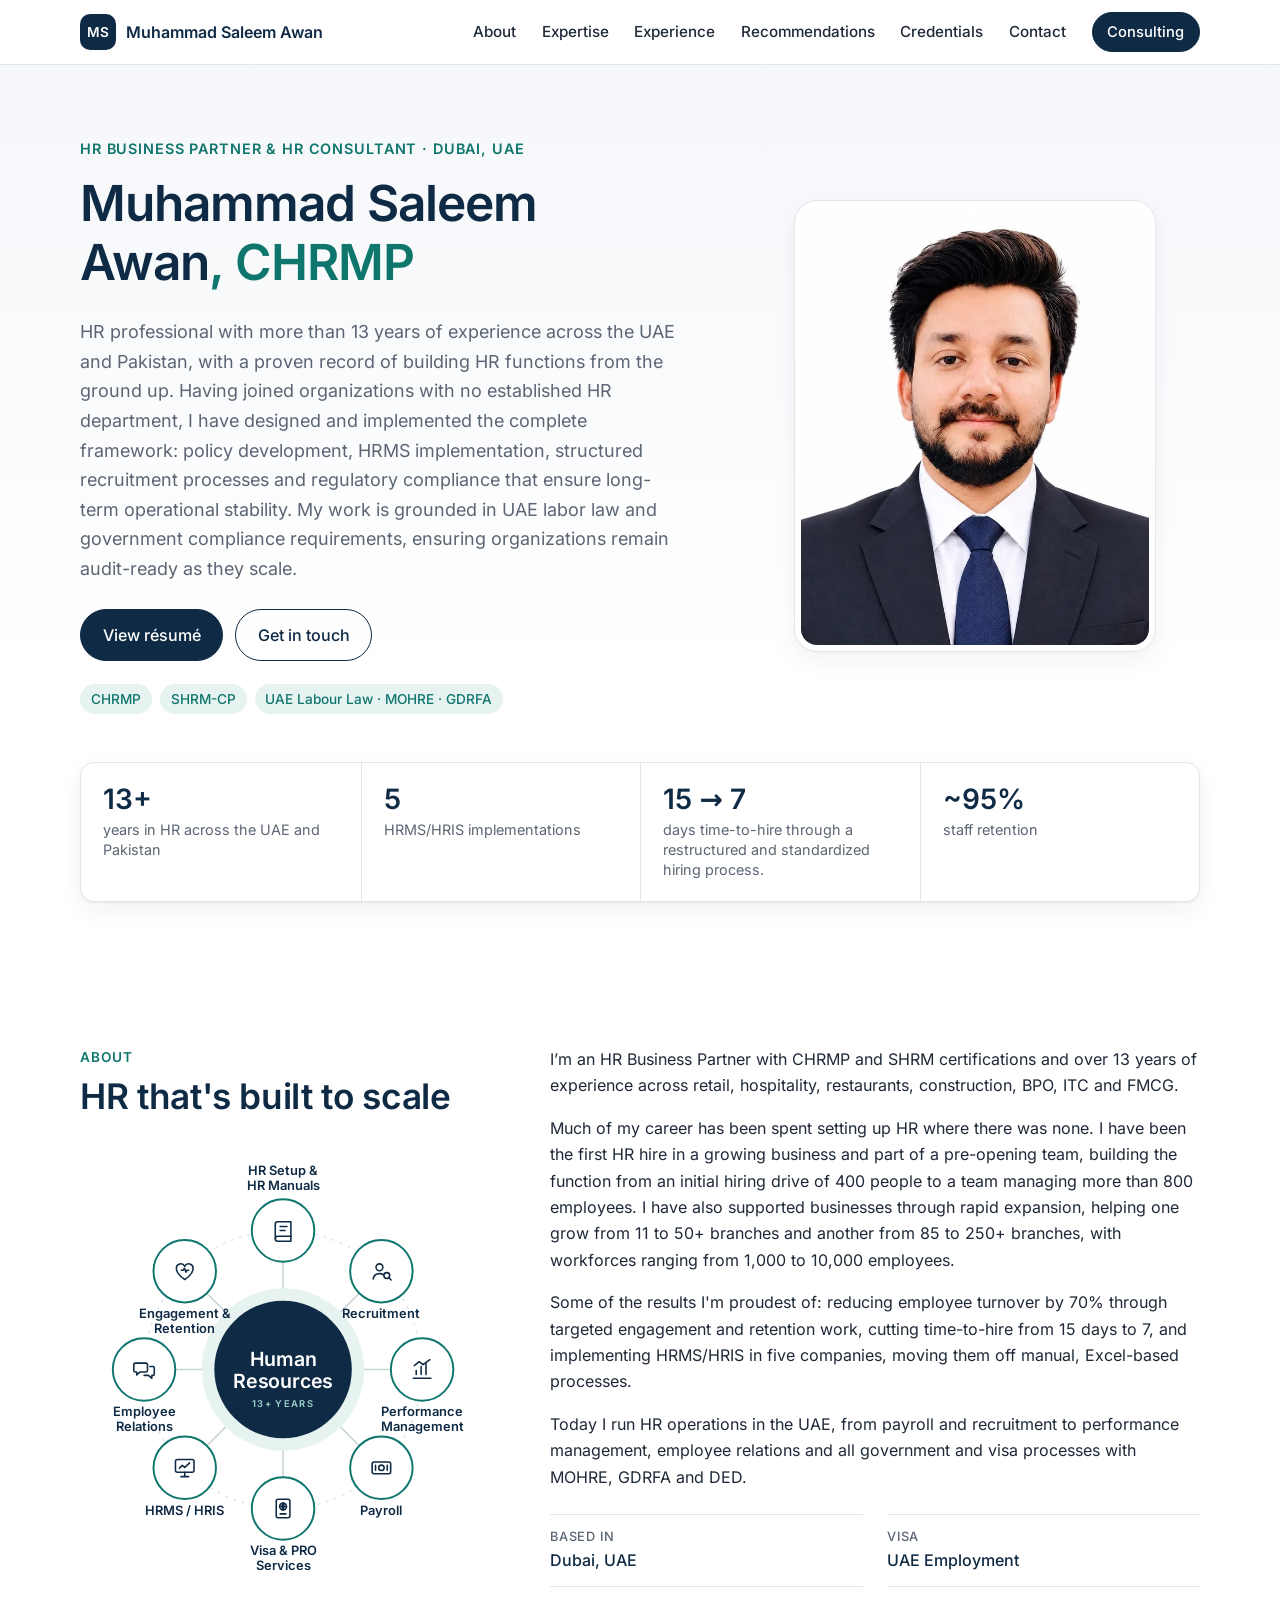
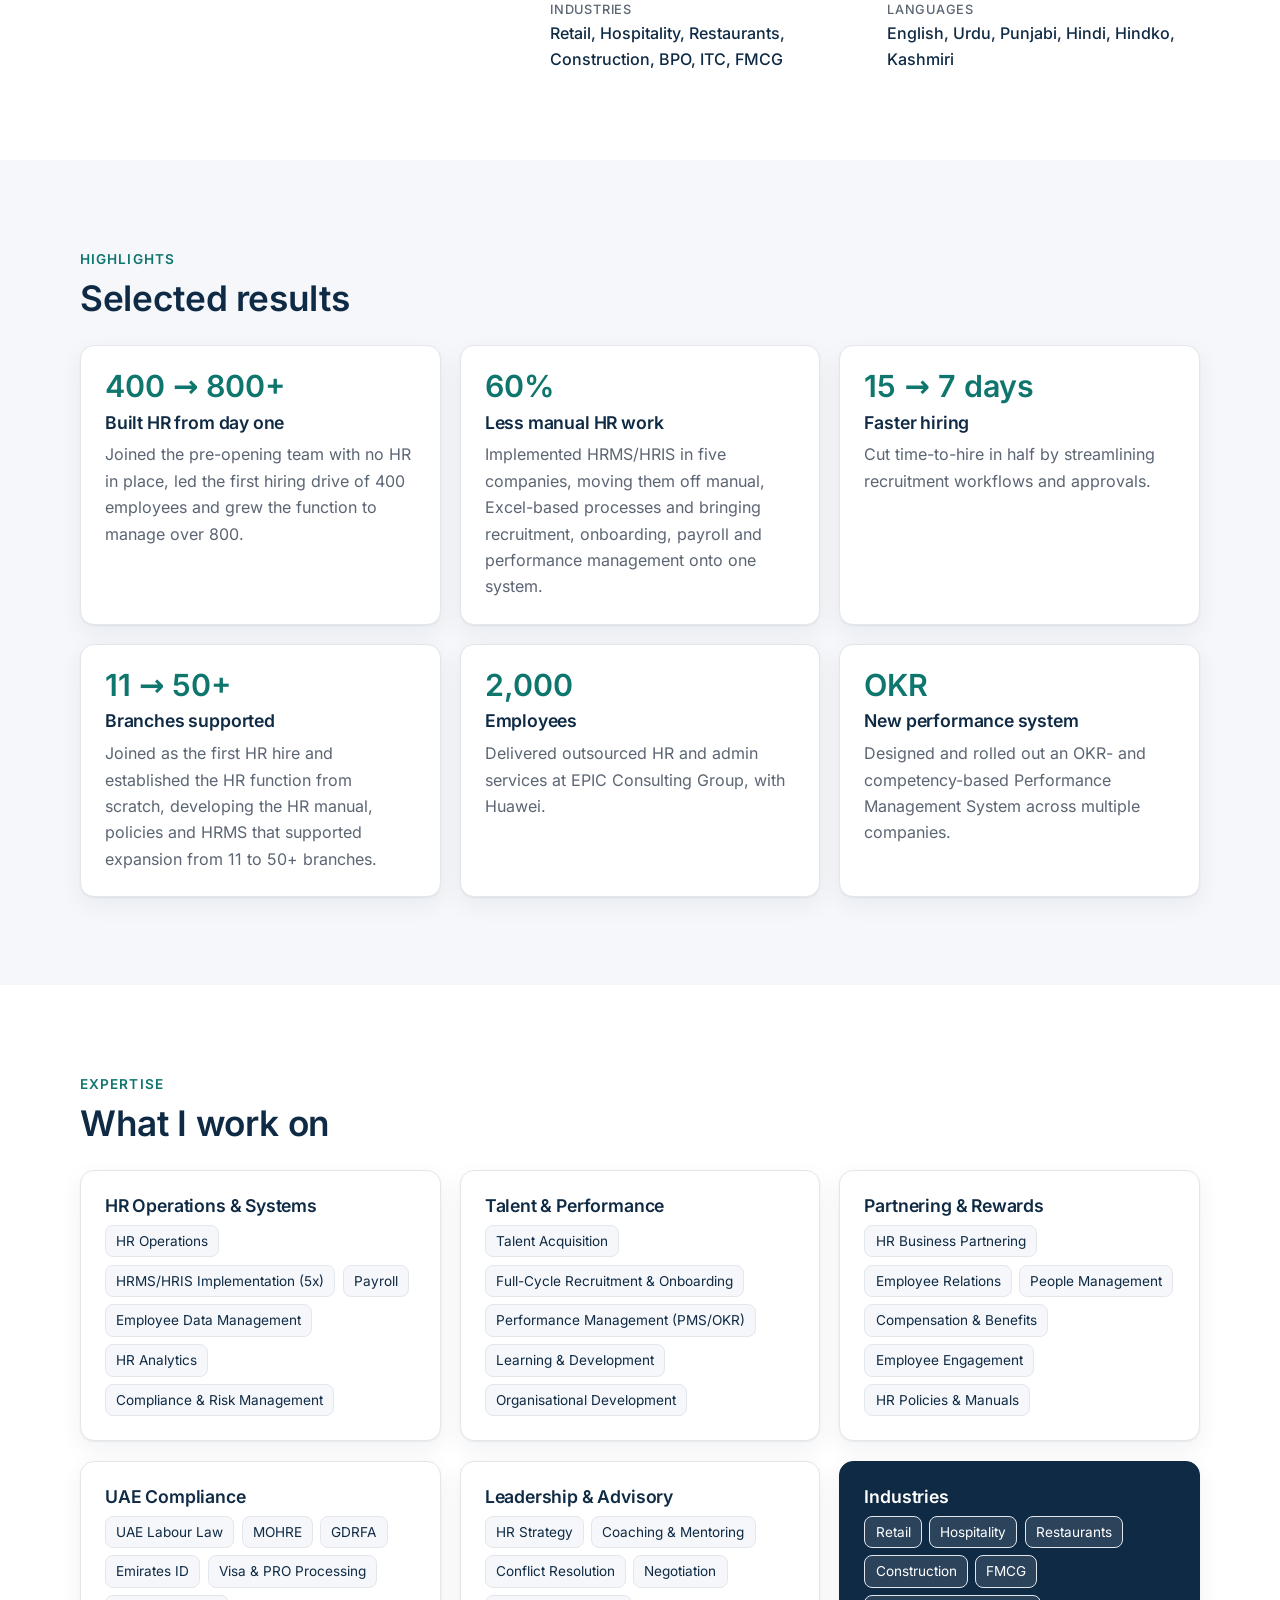
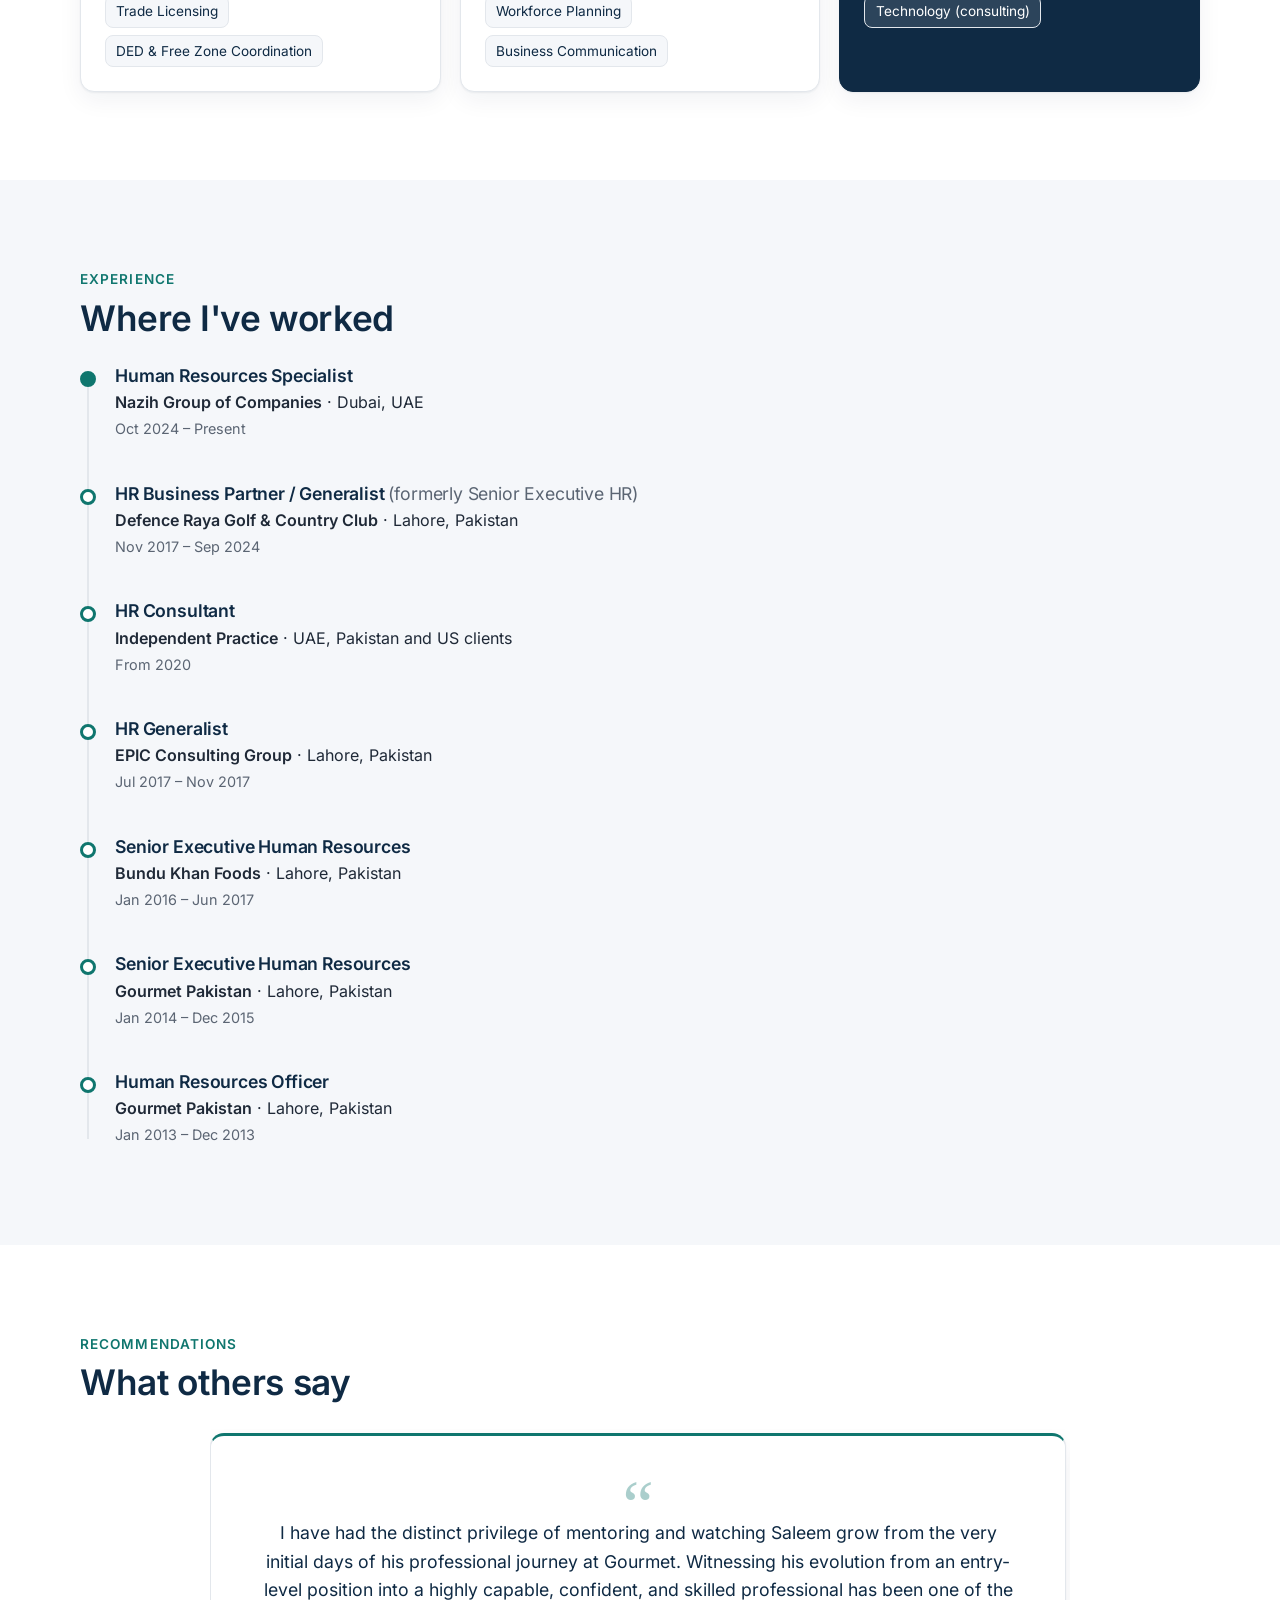
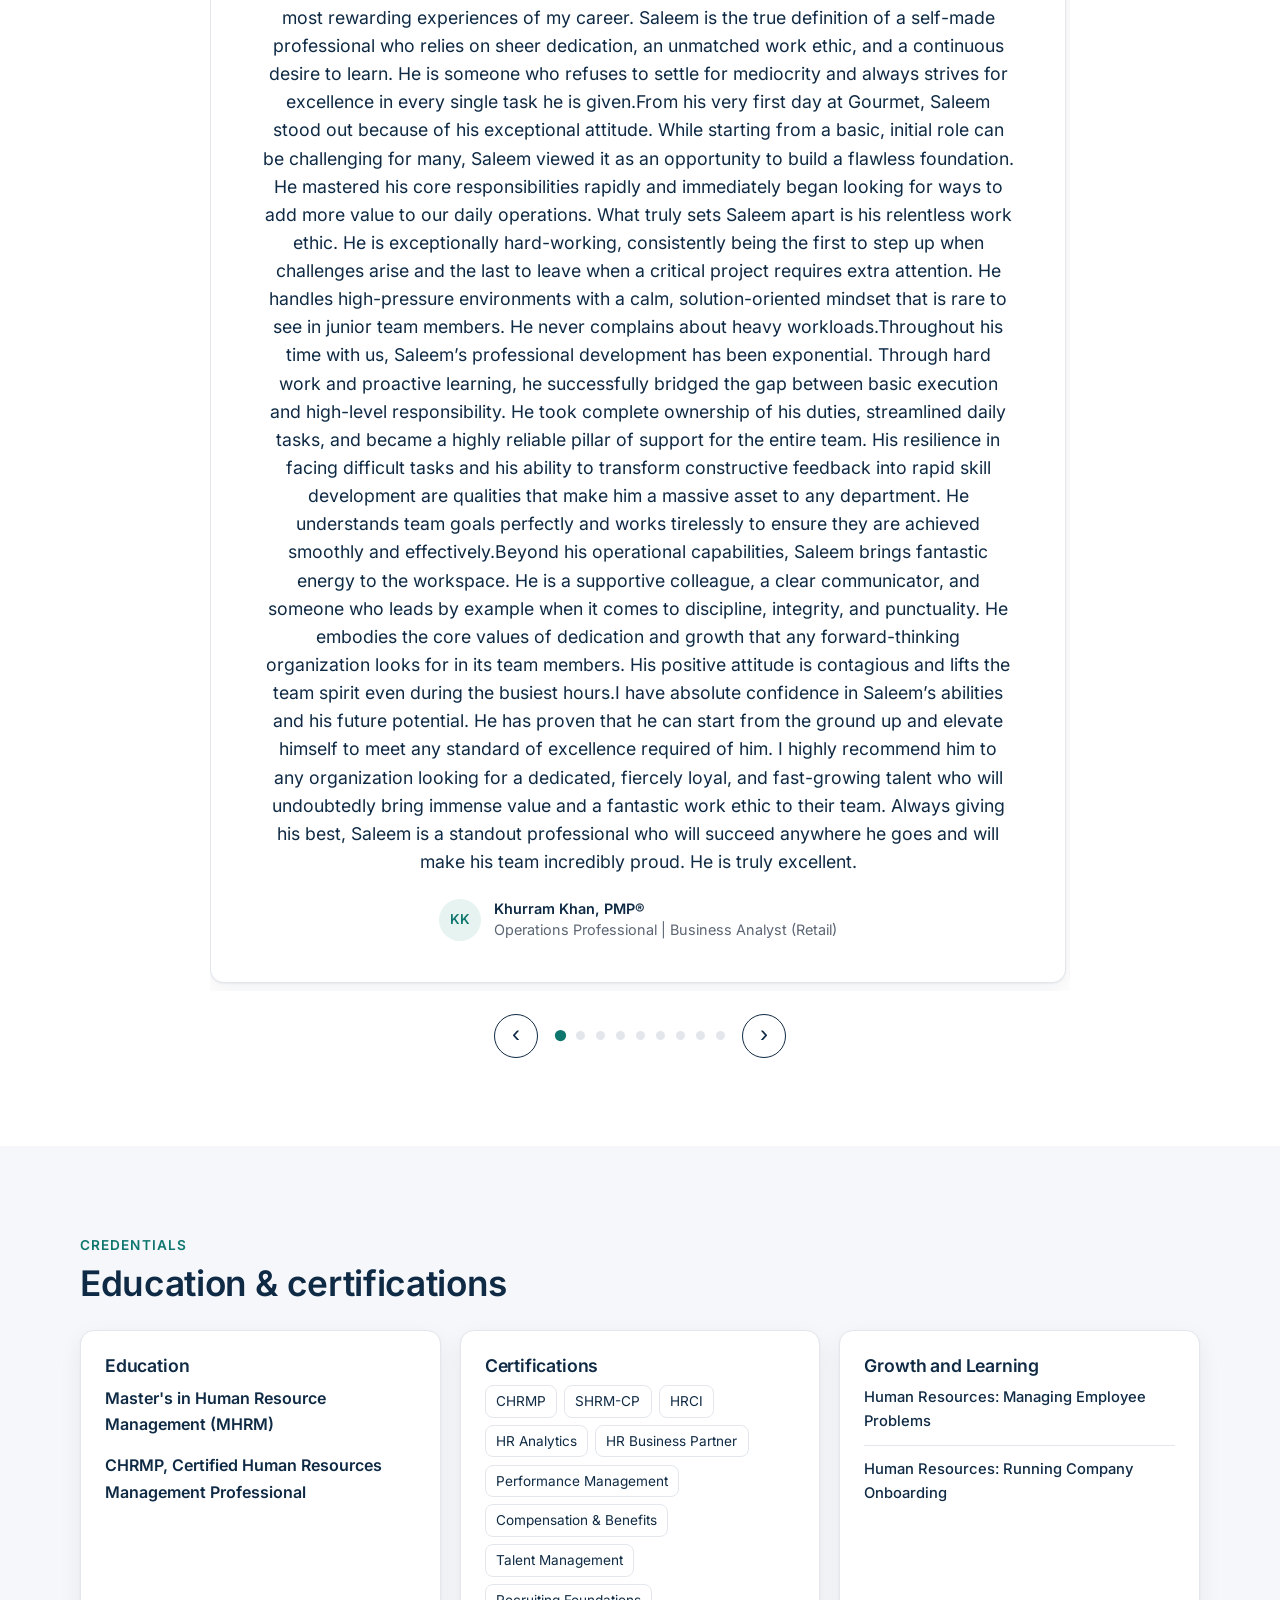
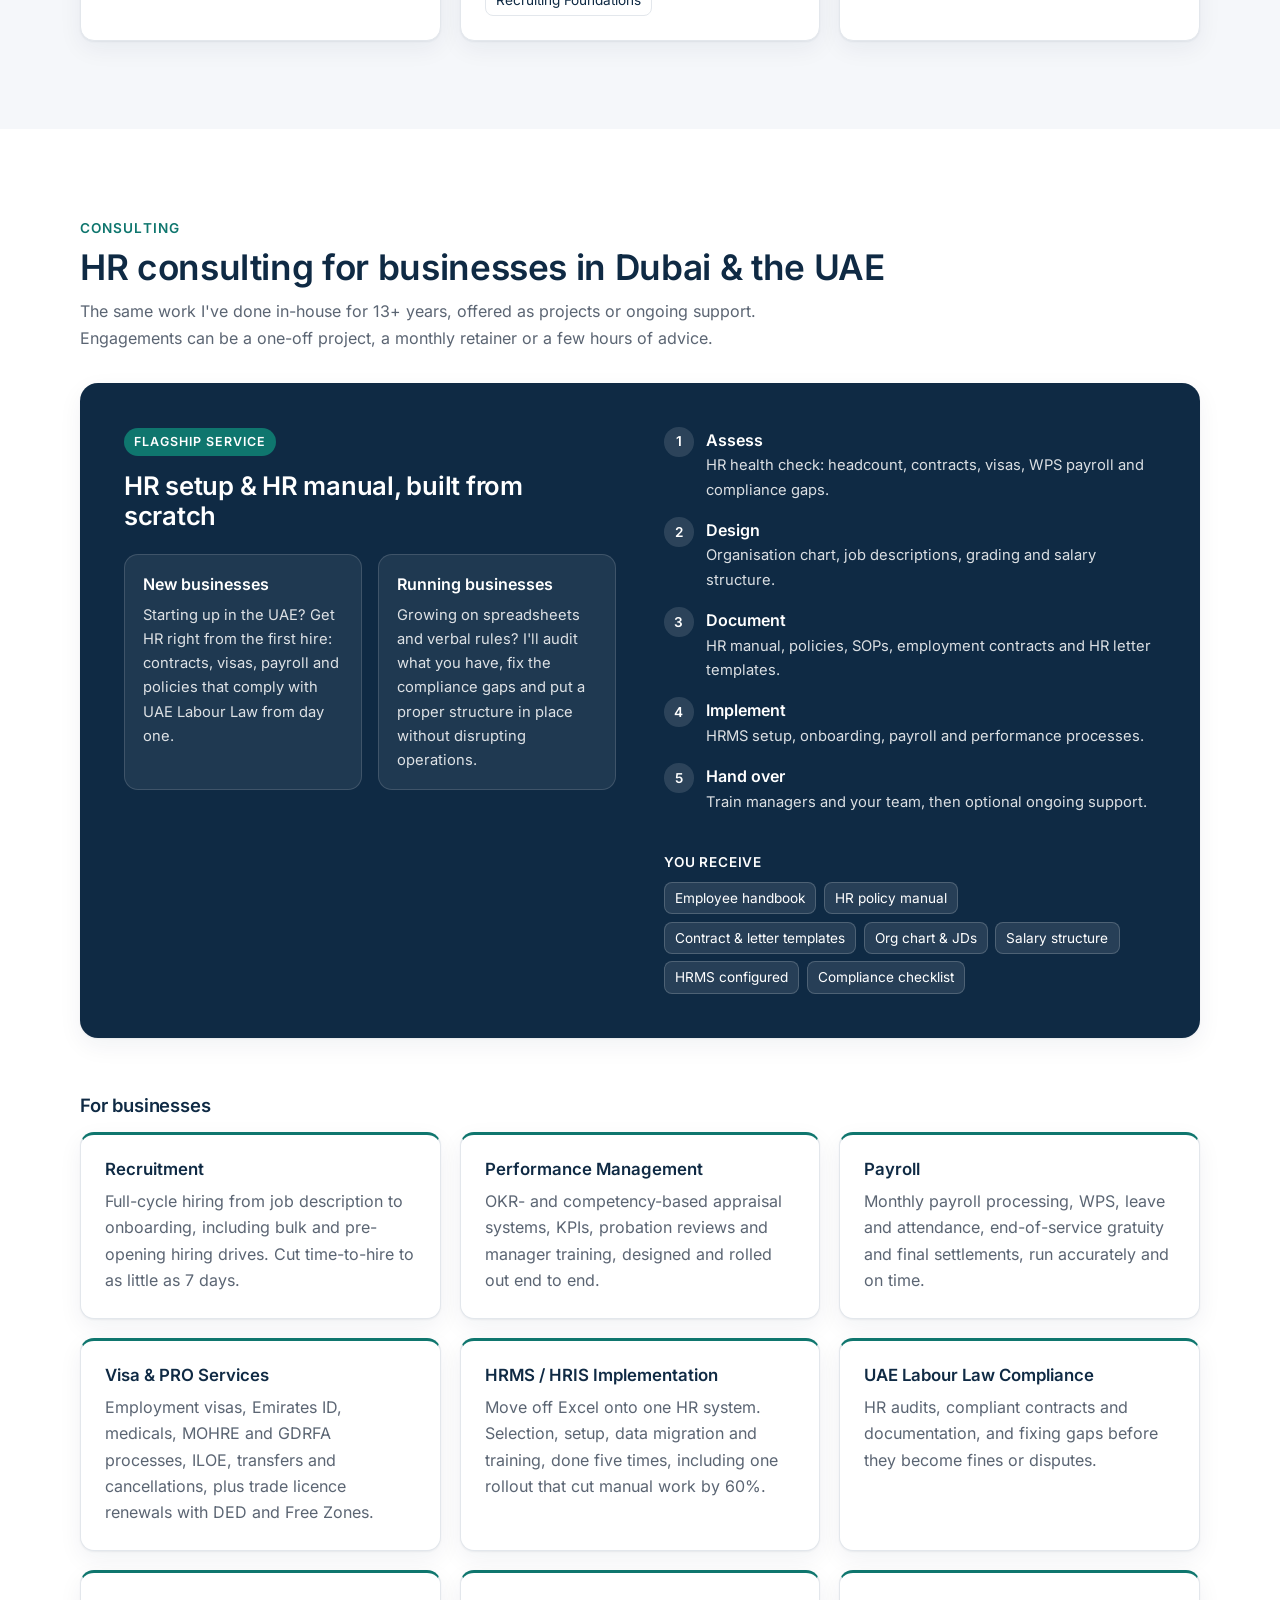
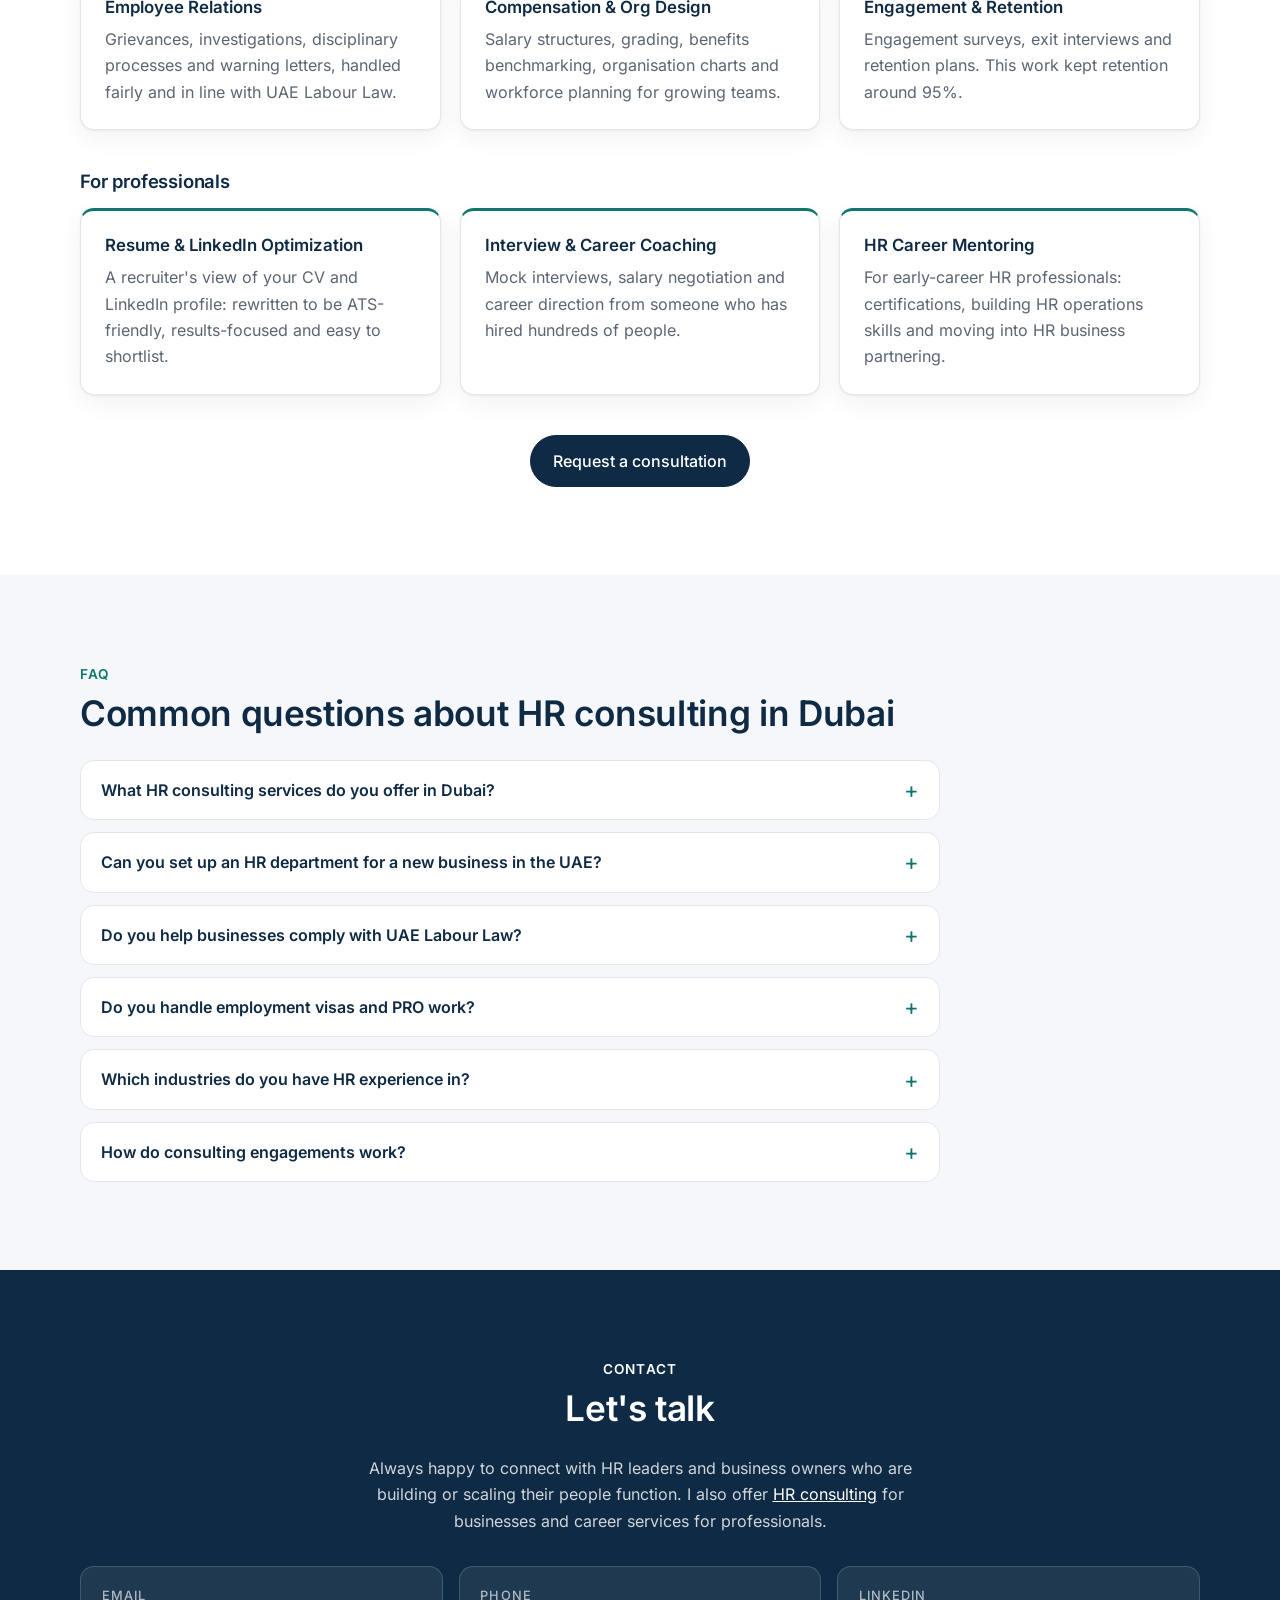
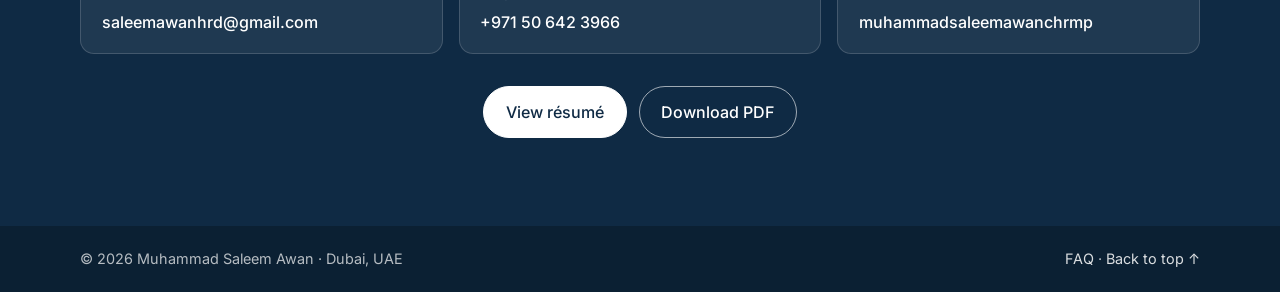
<file: index.html>
<!DOCTYPE html>
<html lang="en">
<head>
  <meta charset="utf-8">
  <meta name="viewport" content="width=device-width, initial-scale=1">
  <title>Muhammad Saleem Awan | HR Consultant &amp; HR Business Partner in Dubai</title>
  <meta name="description" content="CHRMP, SHRM-CP certified HR Business Partner and HR consultant in Dubai with 13+ years in the UAE and Pakistan: HR setup, HR manuals, recruitment, payroll, visas and UAE Labour Law compliance.">
  <meta name="author" content="Muhammad Saleem Awan">
  <meta name="robots" content="index, follow, max-image-preview:large, max-snippet:-1">
  <link rel="canonical" href="https://saleemawanhr.com/">
  <meta property="og:type" content="profile">
  <meta property="og:site_name" content="Muhammad Saleem Awan, HR">
  <meta property="og:locale" content="en_AE">
  <meta property="og:title" content="Muhammad Saleem Awan, CHRMP | HR Consultant &amp; HR Business Partner, Dubai">
  <meta property="og:description" content="13+ years in HR across retail, hospitality, restaurants, construction and FMCG. HR setup, HR manuals, recruitment, payroll and UAE Labour Law compliance. Based in Dubai.">
  <meta property="og:url" content="https://saleemawanhr.com/">
  <meta property="og:image" content="https://saleemawanhr.com/images/og-image.jpg">
  <meta property="og:image:width" content="1200">
  <meta property="og:image:height" content="630">
  <meta property="og:image:alt" content="Muhammad Saleem Awan, HR Business Partner in Dubai, UAE">
  <meta property="profile:first_name" content="Muhammad Saleem">
  <meta property="profile:last_name" content="Awan">
  <meta name="twitter:card" content="summary_large_image">
  <meta name="twitter:title" content="Muhammad Saleem Awan, CHRMP | HR Consultant &amp; HR Business Partner, Dubai">
  <meta name="twitter:description" content="13+ years in HR across the UAE and Pakistan. HR setup, HR manuals, recruitment, payroll and UAE Labour Law compliance.">
  <meta name="twitter:image" content="https://saleemawanhr.com/images/og-image.jpg">
  <meta name="geo.region" content="AE-DU">
  <meta name="geo.placename" content="Dubai">
  <meta name="theme-color" content="#0f2a44">
  <link rel="icon" href="favicon.ico" sizes="48x48">
  <link rel="icon" href="favicon.svg" type="image/svg+xml">
  <link rel="apple-touch-icon" href="apple-touch-icon.png">
  <link rel="manifest" href="site.webmanifest">
  <link rel="preload" href="fonts/inter-latin-400.woff2" as="font" type="font/woff2" crossorigin>
  <link rel="preload" href="fonts/inter-latin-600.woff2" as="font" type="font/woff2" crossorigin>
  <link rel="stylesheet" href="styles.css?v=11">
  <script type="application/ld+json">
  {
    "@context": "https://schema.org",
    "@graph": [
      {
        "@type": "WebSite",
        "@id": "https://saleemawanhr.com/#website",
        "url": "https://saleemawanhr.com/",
        "name": "Muhammad Saleem Awan, HR",
        "inLanguage": "en",
        "publisher": { "@id": "https://saleemawanhr.com/#person" }
      },
      {
        "@type": "ProfilePage",
        "@id": "https://saleemawanhr.com/#profilepage",
        "url": "https://saleemawanhr.com/",
        "name": "Muhammad Saleem Awan | HR Consultant & HR Business Partner in Dubai",
        "isPartOf": { "@id": "https://saleemawanhr.com/#website" },
        "mainEntity": { "@id": "https://saleemawanhr.com/#person" },
        "primaryImageOfPage": { "@type": "ImageObject", "url": "https://saleemawanhr.com/images/saleem.jpg", "width": 640, "height": 800 },
        "inLanguage": "en"
      },
      {
        "@type": "Person",
        "@id": "https://saleemawanhr.com/#person",
        "name": "Muhammad Saleem Awan",
        "alternateName": ["Saleem Awan", "Muhammad Saleem Awan, CHRMP"],
        "honorificSuffix": "CHRMP, SHRM-CP",
        "jobTitle": "HR Business Partner",
        "description": "HR Business Partner and HR consultant in Dubai with 13+ years of experience across the UAE and Pakistan in retail, hospitality, restaurants, construction and FMCG.",
        "worksFor": { "@type": "Organization", "name": "Nazih Group of Companies" },
        "address": { "@type": "PostalAddress", "addressLocality": "Dubai", "addressCountry": "AE" },
        "email": "mailto:saleemawanhrd@gmail.com",
        "telephone": "+971506423966",
        "image": "https://saleemawanhr.com/images/saleem.jpg",
        "url": "https://saleemawanhr.com/",
        "sameAs": ["https://www.linkedin.com/in/muhammadsaleemawanchrmp/"],
        "knowsLanguage": ["English", "Urdu", "Punjabi", "Hindi", "Hindko", "Kashmiri"],
        "knowsAbout": ["Human resources", "HR business partnering", "HR setup", "HR policy manuals", "Recruitment", "Payroll", "WPS payroll", "Performance management", "OKR", "HRMS/HRIS implementation", "UAE Labour Law", "MOHRE", "GDRFA", "UAE visa and PRO services", "Employee relations", "Compensation and benefits", "Employee engagement and retention"],
        "hasCredential": [
          { "@type": "EducationalOccupationalCredential", "name": "CHRMP, Certified Human Resources Management Professional", "credentialCategory": "certification" },
          { "@type": "EducationalOccupationalCredential", "name": "SHRM-CP, SHRM Certified Professional", "credentialCategory": "certification" },
          { "@type": "EducationalOccupationalCredential", "name": "Master's in Human Resource Management (MHRM)", "credentialCategory": "degree" }
        ],
        "hasOccupation": {
          "@type": "Occupation",
          "name": "HR Business Partner",
          "occupationLocation": { "@type": "City", "name": "Dubai" },
          "skills": "HR operations, recruitment, payroll, performance management, HRMS/HRIS, UAE Labour Law compliance, employee relations"
        }
      },
      {
        "@type": "ProfessionalService",
        "@id": "https://saleemawanhr.com/#consulting",
        "name": "Muhammad Saleem Awan HR Consulting",
        "description": "HR consulting for UAE businesses: HR setup and HR manuals from scratch, recruitment, payroll, performance management, visa and PRO services, HRMS implementation and UAE Labour Law compliance.",
        "url": "https://saleemawanhr.com/#consulting",
        "image": "https://saleemawanhr.com/images/og-image.jpg",
        "logo": "https://saleemawanhr.com/images/icon-512.png",
        "email": "saleemawanhrd@gmail.com",
        "telephone": "+971506423966",
        "address": { "@type": "PostalAddress", "addressLocality": "Dubai", "addressRegion": "Dubai", "addressCountry": "AE" },
        "areaServed": [
          { "@type": "City", "name": "Dubai" },
          { "@type": "Country", "name": "United Arab Emirates" }
        ],
        "knowsLanguage": ["English", "Urdu", "Hindi"],
        "founder": { "@id": "https://saleemawanhr.com/#person" },
        "sameAs": ["https://www.linkedin.com/in/muhammadsaleemawanchrmp/"],
        "hasOfferCatalog": {
          "@type": "OfferCatalog",
          "name": "HR consulting services",
          "itemListElement": [
          { "@type": "Offer", "itemOffered": { "@type": "Service", "name": "HR setup and HR manual from scratch", "areaServed": "AE" } },
          { "@type": "Offer", "itemOffered": { "@type": "Service", "name": "Recruitment", "areaServed": "AE" } },
          { "@type": "Offer", "itemOffered": { "@type": "Service", "name": "Performance management", "areaServed": "AE" } },
          { "@type": "Offer", "itemOffered": { "@type": "Service", "name": "Payroll and WPS", "areaServed": "AE" } },
          { "@type": "Offer", "itemOffered": { "@type": "Service", "name": "Visa and PRO services", "areaServed": "AE" } },
          { "@type": "Offer", "itemOffered": { "@type": "Service", "name": "HRMS/HRIS implementation", "areaServed": "AE" } },
          { "@type": "Offer", "itemOffered": { "@type": "Service", "name": "UAE Labour Law compliance", "areaServed": "AE" } },
          { "@type": "Offer", "itemOffered": { "@type": "Service", "name": "Employee relations", "areaServed": "AE" } },
          { "@type": "Offer", "itemOffered": { "@type": "Service", "name": "Compensation and organisation design", "areaServed": "AE" } },
          { "@type": "Offer", "itemOffered": { "@type": "Service", "name": "Employee engagement and retention", "areaServed": "AE" } },
          { "@type": "Offer", "itemOffered": { "@type": "Service", "name": "Resume and LinkedIn optimization" } },
          { "@type": "Offer", "itemOffered": { "@type": "Service", "name": "Interview and career coaching" } },
          { "@type": "Offer", "itemOffered": { "@type": "Service", "name": "HR career mentoring" } }
          ]
        }
      },
      {
        "@type": "FAQPage",
        "@id": "https://saleemawanhr.com/#faq",
        "isPartOf": { "@id": "https://saleemawanhr.com/#website" },
        "mainEntity": [
          {
            "@type": "Question",
            "name": "What HR consulting services do you offer in Dubai?",
            "acceptedAnswer": {
              "@type": "Answer",
              "text": "HR setup and HR manuals from scratch, recruitment, performance management, payroll and WPS, visa and PRO services, HRMS/HRIS implementation, UAE Labour Law compliance, employee relations, compensation and organisation design, and employee engagement and retention. For individual professionals I also offer resume and LinkedIn optimization, interview and career coaching, and HR career mentoring."
            }
          },
          {
            "@type": "Question",
            "name": "Can you set up an HR department for a new business in the UAE?",
            "acceptedAnswer": {
              "@type": "Answer",
              "text": "Yes, it is my flagship service. I assess where you are (headcount, contracts, visas, WPS payroll and compliance gaps), design the organisation chart, job descriptions and salary structure, write the HR manual, policies, contracts and letter templates, set up the HRMS, onboarding, payroll and performance processes, then train your managers and hand over. Existing businesses get an audit first so gaps are fixed without disrupting operations."
            }
          },
          {
            "@type": "Question",
            "name": "Do you help businesses comply with UAE Labour Law?",
            "acceptedAnswer": {
              "@type": "Answer",
              "text": "Yes. I run HR audits, prepare compliant employment contracts and documentation, handle MOHRE and GDRFA processes and WPS payroll, and fix compliance gaps before they turn into fines or disputes."
            }
          },
          {
            "@type": "Question",
            "name": "Do you handle employment visas and PRO work?",
            "acceptedAnswer": {
              "@type": "Answer",
              "text": "Yes: employment visas, Emirates ID, medicals, MOHRE and GDRFA processes, ILOE, transfers and cancellations, plus trade licence renewals with DED and Free Zones."
            }
          },
          {
            "@type": "Question",
            "name": "Which industries do you have HR experience in?",
            "acceptedAnswer": {
              "@type": "Answer",
              "text": "Retail, hospitality, restaurants, construction and FMCG, plus outsourced HR for a technology client. Over 13+ years I have worked in the UAE and Pakistan, including building HR functions from scratch at Defence Raya Golf & Country Club and Bundu Khan Foods."
            }
          },
          {
            "@type": "Question",
            "name": "How do consulting engagements work?",
            "acceptedAnswer": {
              "@type": "Answer",
              "text": "An engagement can be a one-off project, a monthly retainer or a few hours of advice. Book a 30-minute consultation online or email saleemawanhrd@gmail.com to discuss what you need."
            }
          }
        ]
      }
    ]
  }
  </script>
</head>
<body>
  <!--
    HOW TO UPDATE
    - Text: edit this file. Each section is marked with a comment.
    - Résumé: upload the new PDF into resume/ as Muhammad-Saleem-Awan-Resume.pdf
      (it replaces the old one; don't delete first). Buttons load the newest copy.
    - Photo: replace images/saleem.webp and images/saleem.jpg (portrait, 4:5).
  -->
  <a class="skip" href="#main">Skip to content</a>

  <!-- ============ HEADER ============ -->
  <header class="site-header">
    <div class="wrap nav">
      <a class="brand" href="#top" aria-label="Muhammad Saleem Awan, home">
        <span class="brand-mark" aria-hidden="true">MS</span>
        <span class="brand-name">Muhammad Saleem Awan</span>
      </a>
      <button class="menu-btn" type="button" aria-expanded="false" aria-controls="menu" aria-label="Open menu">
        <span></span><span></span><span></span>
      </button>
      <nav id="menu" class="menu" aria-label="Main">
        <a href="#about">About</a>
        <a href="#expertise">Expertise</a>
        <a href="#experience">Experience</a>
        <a href="#recommendations">Recommendations</a>
        <a href="#credentials">Credentials</a>
        <a href="#contact">Contact</a>
        <a class="btn btn-sm" href="#consulting">Consulting</a>
      </nav>
    </div>
  </header>

  <main id="main">
    <!-- ============ HERO ============ -->
    <section class="hero" id="top">
      <div class="wrap hero-grid">
        <div class="hero-text">
          <p class="eyebrow">HR Business Partner &amp; HR Consultant · Dubai, UAE</p>
          <h1>Muhammad Saleem Awan<span class="post">, CHRMP</span></h1>
          <p class="lede">
            HR professional with more than 13 years of experience across the UAE and Pakistan, with a proven record of building HR functions from the ground up. Having joined organizations with no established HR department, I have designed and implemented the complete framework: policy development, HRMS implementation, structured recruitment processes and regulatory compliance that ensure long-term operational stability. My work is grounded in UAE labor law and government compliance requirements, ensuring organizations remain audit-ready as they scale.
          </p>
          <div class="cta">
            <a class="btn" href="resume/Muhammad-Saleem-Awan-Resume.pdf" target="_blank" rel="noopener">View résumé</a>
            <a class="btn btn-ghost" href="#contact">Get in touch</a>
          </div>
          <ul class="tags" aria-label="Certifications">
            <li>CHRMP</li><li>SHRM-CP</li><li>UAE Labour Law · MOHRE · GDRFA</li>
          </ul>
        </div>
        <div class="hero-photo">
          <picture>
            <source srcset="images/saleem.webp" type="image/webp">
            <img src="images/saleem.jpg" width="640" height="800" alt="Portrait of Muhammad Saleem Awan" fetchpriority="high" decoding="async">
          </picture>
        </div>
      </div>

      <div class="wrap">
        <ul class="stats">
          <li><strong>13+</strong><span>years in HR across the UAE and Pakistan</span></li>
          <li><strong>5</strong><span>HRMS/HRIS implementations</span></li>
          <li><strong>15 → 7</strong><span>days time-to-hire through a restructured and standardized hiring process.</span></li>
          <li><strong>~95%</strong><span>staff retention </span></li>
        </ul>
      </div>
    </section>

    <!-- ============ ABOUT ============ -->
    <section class="section" id="about">
      <div class="wrap two-col">
        <div>
          <p class="kicker">About</p>
          <h2>HR that's built to scale</h2>
          <!-- HR services wheel: edit labels in the <text> lines below -->
          <svg class="hr-wheel" viewBox="0 0 520 570" role="img" aria-labelledby="hrw-t hrw-d" xmlns="http://www.w3.org/2000/svg">
          <title id="hrw-t">Human Resources services</title>
          <desc id="hrw-d">Human Resources at the centre, surrounded by: HR Setup & HR Manuals, Recruitment, Performance Management, Payroll, Visa & PRO Services, HRMS / HRIS, Employee Relations, Engagement & Retention.</desc>
          <circle class="hrw-ring" cx="260" cy="290" r="178"/>
          <line class="hrw-spoke" x1="260.0" y1="198.0" x2="260.0" y2="152.0"/>
          <line class="hrw-spoke" x1="325.1" y1="224.9" x2="357.6" y2="192.4"/>
          <line class="hrw-spoke" x1="352.0" y1="290.0" x2="398.0" y2="290.0"/>
          <line class="hrw-spoke" x1="325.1" y1="355.1" x2="357.6" y2="387.6"/>
          <line class="hrw-spoke" x1="260.0" y1="382.0" x2="260.0" y2="428.0"/>
          <line class="hrw-spoke" x1="194.9" y1="355.1" x2="162.4" y2="387.6"/>
          <line class="hrw-spoke" x1="168.0" y1="290.0" x2="122.0" y2="290.0"/>
          <line class="hrw-spoke" x1="194.9" y1="224.9" x2="162.4" y2="192.4"/>
          <circle class="hrw-halo" cx="260" cy="290" r="104"/>
          <circle class="hrw-hub" cx="260" cy="290" r="88"/>
          <text class="hrw-hub-t" x="260" y="286" text-anchor="middle">Human</text>
          <text class="hrw-hub-t" x="260" y="314" text-anchor="middle">Resources</text>
          <text class="hrw-hub-s" x="260" y="338" text-anchor="middle">13+ YEARS</text>
          <g class="hrw-node"><circle cx="260.0" cy="112.0" r="40"/>
          <g class="hrw-ico" transform="translate(245.0 97.0) scale(1.25)"><path d="M4 5.5A2.5 2.5 0 0 1 6.5 3H20v15H6.5A2.5 2.5 0 0 0 4 20.5z"/><path d="M4 20.5A2.5 2.5 0 0 0 6.5 23H20v-5"/><path d="M9 8h7M9 12h5"/></g>
          <text class="hrw-lab" x="260.0" y="41.0" text-anchor="middle">HR Setup &amp;</text>
          <text class="hrw-lab" x="260.0" y="60.0" text-anchor="middle">HR Manuals</text>
          </g>
          <g class="hrw-node"><circle cx="385.9" cy="164.1" r="40"/>
          <g class="hrw-ico" transform="translate(370.9 149.1) scale(1.25)"><circle cx="10" cy="8" r="3.5"/><path d="M3.5 20c.6-3.6 3.2-5.5 6.5-5.5 1.6 0 3 .4 4.1 1.2"/><circle cx="17.5" cy="16.5" r="3"/><path d="M19.7 18.7 22 21"/></g>
          <text class="hrw-lab" x="385.9" y="224.1" text-anchor="middle">Recruitment</text>
          </g>
          <g class="hrw-node"><circle cx="438.0" cy="290.0" r="40"/>
          <g class="hrw-ico" transform="translate(423.0 275.0) scale(1.25)"><path d="M3 21h18"/><path d="M6 17v-4M11 17V9M16 17V6"/><path d="m4 8 5-4 4 3 7-5"/></g>
          <text class="hrw-lab" x="438.0" y="350.0" text-anchor="middle">Performance</text>
          <text class="hrw-lab" x="438.0" y="369.0" text-anchor="middle">Management</text>
          </g>
          <g class="hrw-node"><circle cx="385.9" cy="415.9" r="40"/>
          <g class="hrw-ico" transform="translate(370.9 400.9) scale(1.25)"><rect x="2.5" y="6" width="19" height="12" rx="2"/><circle cx="12" cy="12" r="2.8"/><path d="M6 9.5v5M18 9.5v5"/></g>
          <text class="hrw-lab" x="385.9" y="475.9" text-anchor="middle">Payroll</text>
          </g>
          <g class="hrw-node"><circle cx="260.0" cy="468.0" r="40"/>
          <g class="hrw-ico" transform="translate(245.0 453.0) scale(1.25)"><rect x="5" y="2.5" width="14" height="19" rx="2"/><circle cx="12" cy="10" r="3.5"/><path d="M8.5 10h7M12 6.5c1.3 1 1.3 6 0 7M12 6.5c-1.3 1-1.3 6 0 7"/><path d="M9 17.5h6"/></g>
          <text class="hrw-lab" x="260.0" y="528.0" text-anchor="middle">Visa &amp; PRO</text>
          <text class="hrw-lab" x="260.0" y="547.0" text-anchor="middle">Services</text>
          </g>
          <g class="hrw-node"><circle cx="134.1" cy="415.9" r="40"/>
          <g class="hrw-ico" transform="translate(119.1 400.9) scale(1.25)"><rect x="2.5" y="3.5" width="19" height="13" rx="2"/><path d="M8 21h8M12 16.5V21"/><path d="M6.5 12.5l3-3 2.5 2 5-4.5"/></g>
          <text class="hrw-lab" x="134.1" y="475.9" text-anchor="middle">HRMS / HRIS</text>
          </g>
          <g class="hrw-node"><circle cx="82.0" cy="290.0" r="40"/>
          <g class="hrw-ico" transform="translate(67.0 275.0) scale(1.25)"><path d="M3 5.5h11a1.5 1.5 0 0 1 1.5 1.5v6a1.5 1.5 0 0 1-1.5 1.5H8l-3.5 3v-3H3A1.5 1.5 0 0 1 1.5 13V7A1.5 1.5 0 0 1 3 5.5z"/><path d="M18 9h3a1.5 1.5 0 0 1 1.5 1.5v6A1.5 1.5 0 0 1 21 18h-1v3l-3.5-3H12"/></g>
          <text class="hrw-lab" x="82.0" y="350.0" text-anchor="middle">Employee</text>
          <text class="hrw-lab" x="82.0" y="369.0" text-anchor="middle">Relations</text>
          </g>
          <g class="hrw-node"><circle cx="134.1" cy="164.1" r="40"/>
          <g class="hrw-ico" transform="translate(119.1 149.1) scale(1.25)"><path d="M12 20.5s-8.5-5-8.5-11A4.5 4.5 0 0 1 12 7a4.5 4.5 0 0 1 8.5 2.5c0 6-8.5 11-8.5 11z"/><path d="M8.5 11h2l1.2-2 1.6 4 1.2-2h1.5"/></g>
          <text class="hrw-lab" x="134.1" y="224.1" text-anchor="middle">Engagement &amp;</text>
          <text class="hrw-lab" x="134.1" y="243.1" text-anchor="middle">Retention</text>
          </g>
          </svg>
        </div>
        <div class="prose">
          <p>
            I’m an HR Business Partner with CHRMP and SHRM certifications and over 13 years of experience across retail, hospitality, restaurants, construction, BPO, ITC and FMCG.
          </p>
          <p>
            Much of my career has been spent setting up HR where there was none. I have been the first HR hire in a growing business and part of a pre-opening team, building the function from an initial hiring drive of 400 people to a team managing more than 800 employees. I have also supported businesses through rapid expansion, helping one grow from 11 to 50+ branches and another from 85 to 250+ branches, with workforces ranging from 1,000 to 10,000 employees.
          </p>
          <p>
            Some of the results I'm proudest of: reducing employee turnover by 70% through targeted engagement and retention work, cutting time-to-hire from 15 days to 7, and implementing HRMS/HRIS in five companies, moving them off manual, Excel-based processes.
          </p>
          <p>
            Today I run HR operations in the UAE, from payroll and recruitment to performance management, employee relations and all government and visa processes with MOHRE, GDRFA and DED.
          </p>
          <ul class="facts">
            <li><span>Based in</span>Dubai, UAE</li>
            <li><span>Visa</span>UAE Employment</li>
            <li><span>Industries</span>Retail, Hospitality, Restaurants, Construction, BPO, ITC, FMCG</li>
            <li><span>Languages</span>English, Urdu, Punjabi, Hindi, Hindko, Kashmiri</li>
          </ul>
        </div>
      </div>
    </section>

    <!-- ============ HIGHLIGHTS ============ -->
    <section class="section section-tint" id="highlights">
      <div class="wrap">
        <p class="kicker">Highlights</p>
        <h2>Selected results</h2>
        <div class="cards cards-3">
          <article class="card">
            <p class="big">400 → 800+</p>
            <h3>Built HR from day one</h3>
            <p>Joined the pre-opening team with no HR in place, led the first hiring drive of 400 employees and grew the function to manage over 800.</p>
          </article>
          <article class="card">
            <p class="big">60%</p>
            <h3>Less manual HR work</h3>
            <p>Implemented HRMS/HRIS in five companies, moving them off manual, Excel-based processes and bringing recruitment, onboarding, payroll and performance management onto one system.</p>
          </article>
          <article class="card">
            <p class="big">15 → 7 days</p>
            <h3>Faster hiring</h3>
            <p>Cut time-to-hire in half by streamlining recruitment workflows and approvals.</p>
          </article>
          <article class="card">
            <p class="big">11 → 50+</p>
            <h3>Branches supported</h3>
            <p>Joined as the first HR hire and established the HR function from scratch, developing the HR manual, policies and HRMS that supported expansion from 11 to 50+ branches.</p>
          </article>
          <article class="card">
            <p class="big">2,000</p>
            <h3>Employees</h3>
            <p>Delivered outsourced HR and admin services at EPIC Consulting Group, with Huawei.</p>
          </article>
          <article class="card">
            <p class="big">OKR</p>
            <h3>New performance system</h3>
            <p>Designed and rolled out an OKR- and competency-based Performance Management System across multiple companies.</p>
          </article>
        </div>
      </div>
    </section>

    <!-- ============ EXPERTISE ============ -->
    <section class="section" id="expertise">
      <div class="wrap">
        <p class="kicker">Expertise</p>
        <h2>What I work on</h2>
        <div class="cards cards-3">
          <article class="card">
            <h3>HR Operations &amp; Systems</h3>
            <ul class="chips">
              <li>HR Operations</li><li>HRMS/HRIS Implementation (5x)</li><li>Payroll</li>
              <li>Employee Data Management</li><li>HR Analytics</li><li>Compliance &amp; Risk Management</li>
            </ul>
          </article>
          <article class="card">
            <h3>Talent &amp; Performance</h3>
            <ul class="chips">
              <li>Talent Acquisition</li><li>Full-Cycle Recruitment &amp; Onboarding</li>
              <li>Performance Management (PMS/OKR)</li><li>Learning &amp; Development</li><li>Organisational Development</li>
            </ul>
          </article>
          <article class="card">
            <h3>Partnering &amp; Rewards</h3>
            <ul class="chips">
              <li>HR Business Partnering</li><li>Employee Relations</li><li>People Management</li>
              <li>Compensation &amp; Benefits</li><li>Employee Engagement</li><li>HR Policies &amp; Manuals</li>
            </ul>
          </article>
          <article class="card">
            <h3>UAE Compliance</h3>
            <ul class="chips">
              <li>UAE Labour Law</li><li>MOHRE</li><li>GDRFA</li><li>Emirates ID</li>
              <li>Visa &amp; PRO Processing</li><li>Trade Licensing</li><li>DED &amp; Free Zone Coordination</li>
            </ul>
          </article>
          <article class="card">
            <h3>Leadership &amp; Advisory</h3>
            <ul class="chips">
              <li>HR Strategy</li><li>Coaching &amp; Mentoring</li><li>Conflict Resolution</li>
              <li>Negotiation</li><li>Workforce Planning</li><li>Business Communication</li>
            </ul>
          </article>
          <article class="card card-accent">
            <h3>Industries</h3>
            <ul class="chips">
              <li>Retail</li><li>Hospitality</li><li>Restaurants</li><li>Construction</li><li>FMCG</li><li>Technology (consulting)</li>
            </ul>
          </article>
        </div>
      </div>
    </section>

    <!-- ============ EXPERIENCE ============
         To add a role, copy one <li class="job"> block. -->
    <section class="section section-tint" id="experience">
      <div class="wrap">
        <p class="kicker">Experience</p>
        <h2>Where I've worked</h2>
        <ol class="timeline">
          <li class="job">
            <div class="job-head">
              <h3>Human Resources Specialist</h3>
              <p class="job-meta"><strong>Nazih Group of Companies</strong> · Dubai, UAE</p>
              <p class="job-date">Oct 2024 – Present</p>
            </div>
          </li>
          <li class="job">
            <div class="job-head">
              <h3>HR Business Partner / Generalist <span class="muted">(formerly Senior Executive HR)</span></h3>
              <p class="job-meta"><strong>Defence Raya Golf &amp; Country Club</strong> · Lahore, Pakistan</p>
              <p class="job-date">Nov 2017 – Sep 2024</p>
            </div>
          </li>
          <li class="job">
            <div class="job-head">
              <h3>HR Consultant</h3>
              <p class="job-meta"><strong>Independent Practice</strong> · UAE, Pakistan and US clients</p>
              <p class="job-date">From 2020</p>
            </div>
          </li>
          <li class="job">
            <div class="job-head">
              <h3>HR Generalist</h3>
              <p class="job-meta"><strong>EPIC Consulting Group</strong> · Lahore, Pakistan</p>
              <p class="job-date">Jul 2017 – Nov 2017</p>
            </div>
          </li>
          <li class="job">
            <div class="job-head">
              <h3>Senior Executive Human Resources</h3>
              <p class="job-meta"><strong>Bundu Khan Foods</strong> · Lahore, Pakistan</p>
              <p class="job-date">Jan 2016 – Jun 2017</p>
            </div>
          </li>
          <li class="job">
            <div class="job-head">
              <h3>Senior Executive Human Resources</h3>
              <p class="job-meta"><strong>Gourmet Pakistan</strong> · Lahore, Pakistan</p>
              <p class="job-date">Jan 2014 – Dec 2015</p>
            </div>
          </li>
          <li class="job">
            <div class="job-head">
              <h3>Human Resources Officer</h3>
              <p class="job-meta"><strong>Gourmet Pakistan</strong> · Lahore, Pakistan</p>
              <p class="job-date">Jan 2013 – Dec 2013</p>
            </div>
          </li>
        </ol>
      </div>
    </section>

    <!-- ============ RECOMMENDATIONS ============
         Quoted word for word from LinkedIn ("…" marks where a longer
         recommendation was shortened). To add one, copy a <figure class="rec">. -->
    <section class="section" id="recommendations">
      <div class="wrap">
        <p class="kicker">Recommendations</p>
        <h2>What others say</h2>
        <div class="slider" aria-roledescription="carousel" aria-label="Recommendations">
          <div class="recs" id="recs-track" tabindex="0">
            <figure class="rec">
              <blockquote>I have had the distinct privilege of mentoring and watching Saleem grow from the very initial days of his professional journey at Gourmet. 
Witnessing his evolution from an entry-level position into a highly capable, confident, and skilled professional has been one of the most rewarding experiences of my career. 
Saleem is the true definition of a self-made professional who relies on sheer dedication, an unmatched work ethic, and a continuous desire to learn. He is someone who refuses to settle for mediocrity and always strives for excellence in every single task he is given.From his very first day at Gourmet, Saleem stood out because of his exceptional attitude. While starting from a basic, initial role can be challenging for many, Saleem viewed it as an opportunity to build a flawless foundation. 
He mastered his core responsibilities rapidly and immediately began looking for ways to add more value to our daily operations. What truly sets Saleem apart is his relentless work ethic. 
He is exceptionally hard-working, consistently being the first to step up when challenges arise and the last to leave when a critical project requires extra attention. He handles high-pressure environments with a calm, solution-oriented mindset that is rare to see in junior team members. 
He never complains about heavy workloads.Throughout his time with us, Saleem’s professional development has been exponential. Through hard work and proactive learning, he successfully bridged the gap between basic execution and high-level responsibility. 
He took complete ownership of his duties, streamlined daily tasks, and became a highly reliable pillar of support for the entire team. His resilience in facing difficult tasks and his ability to transform constructive feedback into rapid skill development are qualities that make him a massive asset to any department. He understands team goals perfectly and works tirelessly to ensure they are achieved smoothly and effectively.Beyond his operational capabilities, Saleem brings fantastic energy to the workspace. He is a supportive colleague, a clear communicator, and someone who leads by example when it comes to discipline, integrity, and punctuality. He embodies the core values of dedication and growth that any forward-thinking organization looks for in its team members. His positive attitude is contagious and lifts the team spirit even during the busiest hours.I have absolute confidence in Saleem’s abilities and his future potential. He has proven that he can start from the ground up and elevate himself to meet any standard of excellence required of him.
 I highly recommend him to any organization looking for a dedicated, fiercely loyal, and fast-growing talent who will undoubtedly bring immense value and a fantastic work ethic to their team. Always giving his best, Saleem is a standout professional who will succeed anywhere he goes and will make his team incredibly proud. He is truly excellent.</blockquote>
              <figcaption>
                <span class="rec-avatar" aria-hidden="true">KK</span>
                <span><strong>Khurram Khan, PMP®</strong><br><span class="rec-title">Operations Professional | Business Analyst (Retail)</span></span>
              </figcaption>
            </figure>
            <figure class="rec">
              <blockquote>Mr. Saleem is a focussed professional with good interpersonal and problem solving skills. He has the ability to monitor and control the project within the given timelines.</blockquote>
              <figcaption>
                <span class="rec-avatar" aria-hidden="true">BA</span>
                <span><strong>Bilal Ahmed Awan</strong><br><span class="rec-title">Group Director – HR &amp; Operations</span></span>
              </figcaption>
            </figure>
            <figure class="rec">
              <blockquote>I know Saleem in capacity of HR Manager at Epic Consulting Group. He is high performer and high potential HR professional with essential knowledge in Human Capital Management, carries immense exposure in developing and implementing policy and procedure, compensation plans and day to day HR operational matters. He is good in assessing needs, generating options and implementing solutions in collaboration with clients and stakeholders.</blockquote>
              <figcaption>
                <span class="rec-avatar" aria-hidden="true">FK</span>
                <span><strong>Fatima Kiran, SHRM-CP</strong><br><span class="rec-title">Head Human Resources @ Nimir Industrial Chemicals</span></span>
              </figcaption>
            </figure>
            <figure class="rec">
              <blockquote>I have had the pleasure to manage Saleem at Gourmet Foods in our HR team. The best thing about him is his dedication to complete given tasks, his compassionate style to interact with peers and employees, and his willingness to learn and develop further skills. I wish him all the best in the times to come.</blockquote>
              <figcaption>
                <span class="rec-avatar" aria-hidden="true">FA</span>
                <span><strong>Faisal Akber Awan</strong><br><span class="rec-title">Chief Executive Officer @ MaxFoster Global</span></span>
              </figcaption>
            </figure>
            <figure class="rec">
              <blockquote>I have worked with Mr. Saleem he is very competent resource very easily managing hiring and onboarding, employee benefits and payroll, performance tracking methods, employee relations and HR records. Reliable, knowledgeable and highly organized team player with excellent communication and problem solving skills, team building and relationship management. Highly proficient with HRMS software.</blockquote>
              <figcaption>
                <span class="rec-avatar" aria-hidden="true">MS</span>
                <span><strong>Muhammad Shahbaz</strong><br><span class="rec-title">Manager HR &amp; Admin</span></span>
              </figcaption>
            </figure>
            <figure class="rec">
              <blockquote>I have seen Saleem growing up in HR industry and learning new HR Concepts since last 5 years. Hope to see him doing many new innovative HR projects in near future. Over all I will highly rate him on employee engagement projects and HR Operations.</blockquote>
              <figcaption>
                <span class="rec-avatar" aria-hidden="true">AZ</span>
                <span><strong>Ali Zaman</strong><br><span class="rec-title">Lead HRBP | HR &amp; IR Leader | HRIS (Workday &amp; SAP HCM)</span></span>
              </figcaption>
            </figure>
            <figure class="rec">
              <blockquote>I have known Mr. Saleem for last 5 years, and I have found him exceptionally professional and sound knowledge of Human Resources field. I forsee him as a future leader in the industry Inshallah.</blockquote>
              <figcaption>
                <span class="rec-avatar" aria-hidden="true">RR</span>
                <span><strong>Rameen R.</strong><br><span class="rec-title">KF Hay Job Evaluator &amp; Competency Expert | CHRMP</span></span>
              </figcaption>
            </figure>
            <figure class="rec">
              <blockquote>Saleem is a great person and a talented professional. I have worked with him on multiple projects. He has proven himself during a short period of time and has participated with full attention and focused. He will be a great asset for any organization he will work for.</blockquote>
              <figcaption>
                <span class="rec-avatar" aria-hidden="true">TA</span>
                <span><strong>Tahira A.</strong><br><span class="rec-title">Human Resources Leader | HR Strategy | Payroll &amp; Policies | HR Operations</span></span>
              </figcaption>
            </figure>
            <figure class="rec">
              <blockquote>Saleem is competent, intelligent and smart person with multi-tasking quality. … Very strong social circle and recruit the resource very quickly. he is very good recruiter, compliance handling skills, very strong grip on multiple software</blockquote>
              <figcaption>
                <span class="rec-avatar" aria-hidden="true">NS</span>
                <span><strong>Nabila Safwan</strong><br><span class="rec-title">HR Executive at Defence Raya Golf &amp; Country Club</span></span>
              </figcaption>
            </figure>
          </div>
          <div class="slider-nav">
            <button class="slider-btn" type="button" data-dir="-1" aria-label="Previous recommendation">‹</button>
            <div class="slider-dots" role="tablist" aria-label="Choose recommendation"></div>
            <button class="slider-btn" type="button" data-dir="1" aria-label="Next recommendation">›</button>
          </div>
        </div>
      </div>
    </section>

    <!-- ============ CREDENTIALS ============ -->
    <section class="section section-tint" id="credentials">
      <div class="wrap">
        <p class="kicker">Credentials</p>
        <h2>Education &amp; certifications</h2>
        <div class="cards cards-3">
          <article class="card">
            <h3>Education</h3>
            <p class="edu"><strong>Master's in Human Resource Management (MHRM)</strong></p>
            <p class="edu"><strong>CHRMP, Certified Human Resources Management Professional</strong></p>
          </article>
          <article class="card">
            <h3>Certifications</h3>
            <ul class="chips">
              <li>CHRMP</li><li>SHRM-CP</li><li>HRCI</li><li>HR Analytics</li><li>HR Business Partner</li>
              <li>Performance Management</li><li>Compensation &amp; Benefits</li><li>Talent Management</li>
              <li>Recruiting Foundations</li>
            </ul>
          </article>
          <article class="card">
            <h3>Growth and Learning</h3>
            <ul class="cred-list">
              <li>
                <strong>Human Resources: Managing Employee Problems</strong>
              </li>
              <li>
                <strong>Human Resources: Running Company Onboarding</strong>
              </li>
            </ul>
          </article>
        </div>
      </div>
    </section>

    <!-- ============ CONSULTING ============
         Flagship offer first, then individual services. To add a service,
         copy one <article class="card svc"> block. -->
    <section class="section" id="consulting">
      <div class="wrap">
        <p class="kicker">Consulting</p>
        <h2>HR consulting for businesses in Dubai &amp; the UAE</h2>
        <p class="section-sub">The same work I've done in-house for 13+ years, offered as projects or ongoing support. Engagements can be a one-off project, a monthly retainer or a few hours of advice.</p>

        <!-- Flagship: HR setup from scratch -->
        <div class="flagship">
          <div class="flagship-intro">
            <p class="flag-label">Flagship service</p>
            <h3>HR setup &amp; HR manual, built from scratch</h3>
            <div class="audience">
              <div>
                <h4>New businesses</h4>
                <p>Starting up in the UAE? Get HR right from the first hire: contracts, visas, payroll and policies that comply with UAE Labour Law from day one.</p>
              </div>
              <div>
                <h4>Running businesses</h4>
                <p>Growing on spreadsheets and verbal rules? I'll audit what you have, fix the compliance gaps and put a proper structure in place without disrupting operations.</p>
              </div>
            </div>
          </div>
          <div class="flagship-plan">
            <ol class="steps">
              <li><strong>Assess</strong><span>HR health check: headcount, contracts, visas, WPS payroll and compliance gaps.</span></li>
              <li><strong>Design</strong><span>Organisation chart, job descriptions, grading and salary structure.</span></li>
              <li><strong>Document</strong><span>HR manual, policies, SOPs, employment contracts and HR letter templates.</span></li>
              <li><strong>Implement</strong><span>HRMS setup, onboarding, payroll and performance processes.</span></li>
              <li><strong>Hand over</strong><span>Train managers and your team, then optional ongoing support.</span></li>
            </ol>
            <p class="deliverables-title">You receive</p>
            <ul class="chips">
              <li>Employee handbook</li><li>HR policy manual</li><li>Contract &amp; letter templates</li>
              <li>Org chart &amp; JDs</li><li>Salary structure</li><li>HRMS configured</li><li>Compliance checklist</li>
            </ul>
          </div>
        </div>

        <!-- Services for businesses -->
        <h3 class="svc-group">For businesses</h3>
        <div class="cards cards-3">
          <article class="card svc">
            <h4>Recruitment</h4>
            <p>Full-cycle hiring from job description to onboarding, including bulk and pre-opening hiring drives. Cut time-to-hire to as little as 7 days.</p>
          </article>
          <article class="card svc">
            <h4>Performance Management</h4>
            <p>OKR- and competency-based appraisal systems, KPIs, probation reviews and manager training, designed and rolled out end to end.</p>
          </article>
          <article class="card svc">
            <h4>Payroll</h4>
            <p>Monthly payroll processing, WPS, leave and attendance, end-of-service gratuity and final settlements, run accurately and on time.</p>
          </article>
          <article class="card svc">
            <h4>Visa &amp; PRO Services</h4>
            <p>Employment visas, Emirates ID, medicals, MOHRE and GDRFA processes, ILOE, transfers and cancellations, plus trade licence renewals with DED and Free Zones.</p>
          </article>
          <article class="card svc">
            <h4>HRMS / HRIS Implementation</h4>
            <p>Move off Excel onto one HR system. Selection, setup, data migration and training, done five times, including one rollout that cut manual work by 60%.</p>
          </article>
          <article class="card svc">
            <h4>UAE Labour Law Compliance</h4>
            <p>HR audits, compliant contracts and documentation, and fixing gaps before they become fines or disputes.</p>
          </article>
          <article class="card svc">
            <h4>Employee Relations</h4>
            <p>Grievances, investigations, disciplinary processes and warning letters, handled fairly and in line with UAE Labour Law.</p>
          </article>
          <article class="card svc">
            <h4>Compensation &amp; Org Design</h4>
            <p>Salary structures, grading, benefits benchmarking, organisation charts and workforce planning for growing teams.</p>
          </article>
          <article class="card svc">
            <h4>Engagement &amp; Retention</h4>
            <p>Engagement surveys, exit interviews and retention plans. This work kept retention around 95%.</p>
          </article>
        </div>

        <!-- Services for individuals -->
        <h3 class="svc-group">For professionals</h3>
        <div class="cards cards-3">
          <article class="card svc">
            <h4>Resume &amp; LinkedIn Optimization</h4>
            <p>A recruiter's view of your CV and LinkedIn profile: rewritten to be ATS-friendly, results-focused and easy to shortlist.</p>
          </article>
          <article class="card svc">
            <h4>Interview &amp; Career Coaching</h4>
            <p>Mock interviews, salary negotiation and career direction from someone who has hired hundreds of people.</p>
          </article>
          <article class="card svc">
            <h4>HR Career Mentoring</h4>
            <p>For early-career HR professionals: certifications, building HR operations skills and moving into HR business partnering.</p>
          </article>
        </div>

        <div class="cta consult-cta">
          <a class="btn" href="https://calendly.com/saleemawan-hr/30min" target="_blank" rel="noopener">Request a consultation</a>
        </div>
      </div>
    </section>

    <!-- ============ FAQ ============
         Questions and answers. If you edit one here, edit the matching
         entry in the "FAQPage" block in the <head> too. -->
    <section class="section section-tint" id="faq">
      <div class="wrap">
        <p class="kicker">FAQ</p>
        <h2>Common questions about HR consulting in Dubai</h2>
        <div class="faq">
          <details class="faq-item">
            <summary>What HR consulting services do you offer in Dubai?</summary>
            <p>HR setup and HR manuals from scratch, recruitment, performance management, payroll and WPS, visa and PRO services, HRMS/HRIS implementation, UAE Labour Law compliance, employee relations, compensation and organisation design, and employee engagement and retention. For individual professionals I also offer resume and LinkedIn optimization, interview and career coaching, and HR career mentoring.</p>
          </details>
          <details class="faq-item">
            <summary>Can you set up an HR department for a new business in the UAE?</summary>
            <p>Yes, it is my flagship service. I assess where you are (headcount, contracts, visas, WPS payroll and compliance gaps), design the organisation chart, job descriptions and salary structure, write the HR manual, policies, contracts and letter templates, set up the HRMS, onboarding, payroll and performance processes, then train your managers and hand over. Existing businesses get an audit first so gaps are fixed without disrupting operations.</p>
          </details>
          <details class="faq-item">
            <summary>Do you help businesses comply with UAE Labour Law?</summary>
            <p>Yes. I run HR audits, prepare compliant employment contracts and documentation, handle MOHRE and GDRFA processes and WPS payroll, and fix compliance gaps before they turn into fines or disputes.</p>
          </details>
          <details class="faq-item">
            <summary>Do you handle employment visas and PRO work?</summary>
            <p>Yes: employment visas, Emirates ID, medicals, MOHRE and GDRFA processes, ILOE, transfers and cancellations, plus trade licence renewals with DED and Free Zones.</p>
          </details>
          <details class="faq-item">
            <summary>Which industries do you have HR experience in?</summary>
            <p>Retail, hospitality, restaurants, construction and FMCG, plus outsourced HR for a technology client. Over 13+ years I have worked in the UAE and Pakistan, including building HR functions from scratch at Defence Raya Golf &amp; Country Club and Bundu Khan Foods.</p>
          </details>
          <details class="faq-item">
            <summary>How do consulting engagements work?</summary>
            <p>An engagement can be a one-off project, a monthly retainer or a few hours of advice. Book a 30-minute consultation online or email saleemawanhrd@gmail.com to discuss what you need.</p>
          </details>
        </div>
      </div>
    </section>

    <!-- ============ CONTACT ============ -->
    <section class="section contact" id="contact">
      <div class="wrap contact-box">
        <p class="kicker">Contact</p>
        <h2>Let's talk</h2>
        <p class="contact-sub">Always happy to connect with HR leaders and business owners who are building or scaling their people function. I also offer <a href="#consulting">HR consulting</a> for businesses and career services for professionals.</p>
        <div class="contact-grid">
          <a class="contact-item" href="mailto:saleemawanhrd@gmail.com">
            <span>Email</span>saleemawanhrd@gmail.com
          </a>
          <a class="contact-item" href="tel:+971506423966">
            <span>Phone</span>+971 50 642 3966
          </a>
          <a class="contact-item" href="https://www.linkedin.com/in/muhammadsaleemawanchrmp/" target="_blank" rel="noopener">
            <span>LinkedIn</span>muhammadsaleemawanchrmp
          </a>
        </div>
        <div class="cta cta-center">
          <a class="btn" href="resume/Muhammad-Saleem-Awan-Resume.pdf" target="_blank" rel="noopener">View résumé</a>
          <a class="btn btn-ghost" href="resume/Muhammad-Saleem-Awan-Resume.pdf" download="Muhammad-Saleem-Awan-Resume.pdf">Download PDF</a>
        </div>
      </div>
    </section>
  </main>

  <footer class="site-footer">
    <div class="wrap">
      <p>© <span id="year">2026</span> Muhammad Saleem Awan · Dubai, UAE</p>
      <p><a href="#faq">FAQ</a> · <a href="#top">Back to top ↑</a></p>
    </div>
  </footer>

  <script src="script.js?v=5"></script>
</body>
</html>
</file>
<file: styles.css>
/* Muhammad Saleem Awan — portfolio styles.
   Colours live in :root; change them there to re-theme the whole site. */

@font-face { font-family: "Inter"; font-weight: 400; font-display: swap; src: url("fonts/inter-latin-400.woff2") format("woff2"); }
@font-face { font-family: "Inter"; font-weight: 500; font-display: swap; src: url("fonts/inter-latin-500.woff2") format("woff2"); }
@font-face { font-family: "Inter"; font-weight: 600; font-display: swap; src: url("fonts/inter-latin-600.woff2") format("woff2"); }

:root {
  --navy: #0f2a44;
  --navy-2: #1b3d5f;
  --accent: #0f766e;
  --accent-soft: #e6f3f1;
  --text: #1f2937;
  --muted: #5b6573;
  --line: #e3e7ec;
  --bg: #ffffff;
  --tint: #f5f7fa;
  --radius: 14px;
  --shadow: 0 1px 2px rgba(15, 42, 68, .06), 0 8px 24px rgba(15, 42, 68, .06);
  --header-h: 64px;
}

*, *::before, *::after { box-sizing: border-box; }
html { scroll-behavior: smooth; scroll-padding-top: calc(var(--header-h) + 12px); }
body {
  margin: 0;
  font: 400 1rem/1.65 "Inter", system-ui, -apple-system, "Segoe UI", Roboto, Arial, sans-serif;
  color: var(--text);
  background: var(--bg);
  -webkit-font-smoothing: antialiased;
}
img { max-width: 100%; display: block; height: auto; }
a { color: var(--accent); }
h1, h2, h3 { color: var(--navy); line-height: 1.2; margin: 0 0 .5em; font-weight: 600; letter-spacing: -.01em; }
h1 { font-size: clamp(2rem, 4.6vw, 3.1rem); letter-spacing: -.02em; }
h2 { font-size: clamp(1.6rem, 3vw, 2.2rem); }
h3 { font-size: 1.1rem; }
p { margin: 0 0 1em; }

.wrap { width: min(1120px, 100% - 32px); margin-inline: auto; }
.skip { position: absolute; left: -999px; top: 8px; background: var(--navy); color: #fff; padding: 8px 12px; border-radius: 8px; z-index: 100; }
.skip:focus { left: 8px; }
.muted { color: var(--muted); font-weight: 400; }

/* ---------- Buttons ---------- */
.btn {
  display: inline-flex; align-items: center; justify-content: center; gap: .4em;
  padding: .75em 1.35em; border-radius: 999px;
  background: var(--navy); color: #fff; text-decoration: none; font-weight: 500;
  border: 1.5px solid var(--navy);
  transition: background .2s, color .2s, transform .2s;
}
.btn:hover { background: var(--navy-2); transform: translateY(-1px); }
.btn-ghost { background: transparent; color: var(--navy); }
.btn-ghost:hover { background: var(--navy); color: #fff; }
.btn-sm { padding: .45em 1em; font-size: .92rem; }
:focus-visible { outline: 3px solid var(--accent); outline-offset: 3px; border-radius: 6px; }

/* ---------- Header ---------- */
.site-header {
  position: sticky; top: 0; z-index: 50;
  background: rgba(255, 255, 255, .92);
  backdrop-filter: saturate(160%) blur(10px);
  border-bottom: 1px solid var(--line);
}
.nav { display: flex; align-items: center; justify-content: space-between; height: var(--header-h); }
.brand { white-space: nowrap; display: flex; align-items: center; gap: .6rem; text-decoration: none; color: var(--navy); font-weight: 600; }
.brand-mark {
  display: grid; place-items: center; width: 36px; height: 36px; border-radius: 10px;
  background: var(--navy); color: #fff; font-size: .85rem; letter-spacing: .03em;
}
.menu { display: flex; align-items: center; gap: 1.6rem; }
.menu a:not(.btn) { color: var(--text); text-decoration: none; font-weight: 500; font-size: .95rem; }
.menu a:not(.btn):hover { color: var(--accent); }
.menu-btn { display: none; }

@media (max-width: 1080px) {
  .menu-btn {
    display: flex; flex-direction: column; justify-content: center; gap: 5px;
    width: 42px; height: 42px; padding: 0 10px; border: 1px solid var(--line); border-radius: 10px;
    background: #fff; cursor: pointer;
  }
  .menu-btn span { display: block; height: 2px; background: var(--navy); border-radius: 2px; transition: transform .2s, opacity .2s; }
  .menu-btn[aria-expanded="true"] span:nth-child(1) { transform: translateY(7px) rotate(45deg); }
  .menu-btn[aria-expanded="true"] span:nth-child(2) { opacity: 0; }
  .menu-btn[aria-expanded="true"] span:nth-child(3) { transform: translateY(-7px) rotate(-45deg); }
  .menu {
    position: absolute; top: var(--header-h); left: 0; right: 0;
    flex-direction: column; align-items: stretch; gap: 0;
    background: #fff; border-bottom: 1px solid var(--line); box-shadow: var(--shadow);
    padding: 8px 16px 16px; display: none;
  }
  .menu.open { display: flex; }
  .menu a:not(.btn) { padding: .8rem 0; border-bottom: 1px solid var(--line); }
  .menu .btn { margin-top: 12px; }
}
@media (max-width: 420px) { .brand-name { font-size: .95rem; } }

/* ---------- Hero ---------- */
.hero { padding: clamp(2.5rem, 6vw, 4.5rem) 0 clamp(2.5rem, 5vw, 3.5rem); background: linear-gradient(180deg, var(--tint), #fff 70%); }
.hero-grid { display: grid; grid-template-columns: 1.35fr 1fr; gap: clamp(2rem, 5vw, 4rem); align-items: center; }
.eyebrow { color: var(--accent); font-weight: 600; font-size: .9rem; letter-spacing: .06em; text-transform: uppercase; margin-bottom: .8rem; }
.post { color: var(--accent); }
.lede { font-size: 1.12rem; color: var(--muted); max-width: 38em; }
.cta { display: flex; flex-wrap: wrap; gap: .75rem; margin: 1.6rem 0 1.4rem; }
.tags { display: flex; flex-wrap: wrap; gap: .5rem; padding: 0; margin: 0; list-style: none; }
.tags li { font-size: .85rem; padding: .3em .8em; border-radius: 999px; background: var(--accent-soft); color: var(--accent); font-weight: 500; }
.hero-photo { justify-self: center; width: min(360px, 100%); }
.hero-photo img {
  border-radius: 22px; box-shadow: var(--shadow);
  border: 6px solid #fff; outline: 1px solid var(--line);
  aspect-ratio: 4 / 5; object-fit: cover;
}

.stats {
  list-style: none; padding: 0; margin: clamp(2rem, 5vw, 3rem) 0 0;
  display: grid; grid-template-columns: repeat(4, 1fr);
  background: #fff; border: 1px solid var(--line); border-radius: var(--radius); box-shadow: var(--shadow);
}
.stats li { padding: 1.3rem 1.4rem; border-left: 1px solid var(--line); }
.stats li:first-child { border-left: 0; }
.stats strong { display: block; font-size: 1.75rem; font-weight: 600; color: var(--navy); line-height: 1.1; margin-bottom: .3rem; }
.stats span { font-size: .9rem; color: var(--muted); line-height: 1.4; display: block; }

@media (max-width: 860px) {
  .hero-grid { grid-template-columns: 1fr; }
  .hero-photo { order: -1; width: min(240px, 70%); justify-self: start; }
  .stats { grid-template-columns: repeat(2, 1fr); }
  .stats li:nth-child(3) { border-left: 0; }
  .stats li:nth-child(n+3) { border-top: 1px solid var(--line); }
}

/* ---------- Sections ---------- */
.section { padding: clamp(3.5rem, 8vw, 5.5rem) 0; }
.section-tint { background: var(--tint); }
.kicker { color: var(--accent); font-weight: 600; font-size: .85rem; letter-spacing: .08em; text-transform: uppercase; margin-bottom: .4rem; }
.section h2 { margin-bottom: 1.6rem; }

.two-col { display: grid; grid-template-columns: 1fr 1.6fr; gap: clamp(1.5rem, 5vw, 4rem); }
.prose p { color: var(--text); }
.facts { list-style: none; padding: 0; margin: 1.5rem 0 0; display: grid; grid-template-columns: repeat(2, 1fr); gap: .8rem 1.5rem; }
.facts li { border-top: 1px solid var(--line); padding-top: .7rem; font-weight: 500; color: var(--navy); }
.facts span { display: block; font-size: .8rem; font-weight: 500; color: var(--muted); text-transform: uppercase; letter-spacing: .06em; }
@media (max-width: 860px) {
  .two-col { grid-template-columns: 1fr; }
  .two-col h2 { margin-bottom: 0; }
}
@media (max-width: 480px) { .facts { grid-template-columns: 1fr; } }

/* ---------- Cards ---------- */
.cards { display: grid; gap: 1.2rem; }
.cards-3 { grid-template-columns: repeat(3, minmax(0, 1fr)); }
@media (max-width: 960px) { .cards-3 { grid-template-columns: repeat(2, minmax(0, 1fr)); } }
@media (max-width: 600px) { .cards-3 { grid-template-columns: 1fr; } }
.card {
  background: #fff; border: 1px solid var(--line); border-radius: var(--radius);
  padding: 1.5rem; box-shadow: var(--shadow);
  transition: transform .2s, box-shadow .2s;
}
.card:hover { transform: translateY(-3px); box-shadow: 0 2px 4px rgba(15, 42, 68, .06), 0 14px 32px rgba(15, 42, 68, .1); }
.card p:last-child { margin-bottom: 0; color: var(--muted); }
.card-accent { background: var(--navy); border-color: var(--navy); }
.card-accent h3 { color: #fff; }
.card-accent .chips li { background: rgba(255, 255, 255, .12); color: #fff; }
.big { font-size: 1.9rem; font-weight: 600; color: var(--accent); line-height: 1.1; margin-bottom: .5rem; }

.chips { list-style: none; padding: 0; margin: .4rem 0 0; display: flex; flex-wrap: wrap; gap: .45rem; }
.chips li { font-size: .85rem; padding: .3em .75em; border-radius: 8px; background: var(--tint); color: var(--navy); border: 1px solid var(--line); }
.section-tint .chips li { background: #fff; }

/* ---------- Timeline ---------- */
.timeline { list-style: none; padding: 0; margin: 0; position: relative; }
.timeline::before { content: ""; position: absolute; left: 7px; top: 8px; bottom: 8px; width: 2px; background: var(--line); }
.job { position: relative; padding: 0 0 2rem 2.2rem; }
.job:last-child { padding-bottom: 0; }
.job::before {
  content: ""; position: absolute; left: 0; top: 6px; width: 16px; height: 16px; border-radius: 50%;
  background: #fff; border: 3px solid var(--accent);
}
.job:first-child::before { background: var(--accent); }
.job-head { margin-bottom: .6rem; }
.job-head h3 { margin-bottom: .2rem; }
.job-meta { margin: 0; color: var(--text); }
.job-date { margin: .1rem 0 0; font-size: .9rem; color: var(--muted); }
.job ul { margin: 0; padding-left: 1.1rem; color: var(--text); }
.job ul li { margin-bottom: .35rem; }
.job ul li::marker { color: var(--accent); }
.job > * { max-width: 60rem; }

/* ---------- Contact ---------- */
.contact { background: var(--navy); color: #fff; }
.contact h2, .contact .kicker { color: #fff; }
.contact .kicker { opacity: .75; }
.contact-box { text-align: center; }
.contact-sub { color: rgba(255, 255, 255, .8); max-width: 36em; margin: 0 auto 2rem; }
.contact-grid { display: grid; grid-template-columns: repeat(3, minmax(0, 1fr)); gap: 1rem; text-align: left; }
.contact-item {
  display: block; padding: 1.1rem 1.3rem; border-radius: var(--radius);
  background: rgba(255, 255, 255, .07); border: 1px solid rgba(255, 255, 255, .16);
  color: #fff; text-decoration: none; font-weight: 500; overflow-wrap: anywhere;
  transition: background .2s;
}
.contact-item:hover { background: rgba(255, 255, 255, .14); }
.contact-item span { display: block; font-size: .8rem; text-transform: uppercase; letter-spacing: .08em; color: rgba(255, 255, 255, .65); margin-bottom: .2rem; }
.cta-center { justify-content: center; margin-bottom: 0; margin-top: 2rem; }
.contact .btn { background: #fff; color: var(--navy); border-color: #fff; }
.contact .btn:hover { background: var(--accent-soft); }
.contact .btn-ghost { background: transparent; color: #fff; border-color: rgba(255, 255, 255, .6); }
.contact .btn-ghost:hover { background: #fff; color: var(--navy); }
@media (max-width: 760px) { .contact-grid { grid-template-columns: 1fr; } }

/* ---------- Footer ---------- */
.site-footer { background: #0b2033; color: rgba(255, 255, 255, .7); font-size: .9rem; }
.site-footer .wrap { display: flex; flex-wrap: wrap; justify-content: space-between; gap: .5rem; padding: 1.3rem 0; }
.site-footer p { margin: 0; }
.site-footer a { color: rgba(255, 255, 255, .85); text-decoration: none; }

/* ---------- Gentle reveal on scroll (only when JS is on) ---------- */
.js .reveal { opacity: 0; transform: translateY(14px); transition: opacity .6s ease, transform .6s ease; }
.js .reveal.in { opacity: 1; transform: none; }

@media (prefers-reduced-motion: reduce) {
  html { scroll-behavior: auto; }
  *, *::before, *::after { transition: none !important; }
  .js .reveal { opacity: 1; transform: none; }
}

@media print {
  .site-header, .cta, .site-footer { display: none; }
  .contact { background: #fff; color: #000; }
}
.card p.edu { color: var(--text); }
.card p.edu strong { color: var(--navy); }

/* ---------- Recommendations ---------- */
.section-sub { color: var(--muted); max-width: 44em; margin: -1rem 0 2rem; }
/* Slider: a scroll-snap track, so swiping works natively on phones */
.recs {
  --per: 3;
  display: grid; grid-auto-flow: column;
  grid-auto-columns: calc((100% - (var(--per) - 1) * 1.2rem) / var(--per));
  gap: 1.2rem; overflow-x: auto; scroll-snap-type: x mandatory; scroll-behavior: smooth;
  overscroll-behavior-x: contain; scrollbar-width: none; padding: 4px 2px 8px;
}
.recs::-webkit-scrollbar { display: none; }
@media (max-width: 960px) { .recs { --per: 2; } }
@media (max-width: 640px) { .recs { --per: 1; } }
.rec {
  scroll-snap-align: start; display: flex; flex-direction: column; justify-content: space-between;
  margin: 0; padding: 1.5rem;
  background: #fff; border: 1px solid var(--line); border-radius: var(--radius); box-shadow: var(--shadow);
  border-top: 3px solid var(--accent);
}
.rec blockquote { margin: 0 0 1.2rem; color: var(--text); font-size: .98rem; }
.rec figcaption { display: flex; gap: .8rem; align-items: flex-start; font-size: .9rem; line-height: 1.45; }
.rec figcaption strong { color: var(--navy); }
.rec-avatar {
  flex: none; display: grid; place-items: center; width: 42px; height: 42px; border-radius: 50%;
  background: var(--accent-soft); color: var(--accent); font-weight: 600; font-size: .85rem;
}
.rec-title { color: var(--muted); }
.rec-rel { color: var(--accent); font-size: .82rem; font-weight: 500; }
.more-link { margin: .4rem 0 0; font-weight: 500; }
.more-link a, .cred-more a, .cred-list a { text-decoration: none; }
.more-link a:hover, .cred-more a:hover, .cred-list a:hover { text-decoration: underline; }

/* ---------- Credentials list ---------- */
.card p.edu { margin-bottom: .9rem; }
.card p.edu:last-child { margin-bottom: 0; }
.cred-list { list-style: none; padding: 0; margin: 0; }
.cred-list li { padding: .7rem 0; border-top: 1px solid var(--line); font-size: .92rem; }
.cred-list li:first-child { border-top: 0; padding-top: 0; }
.cred-list strong { display: block; color: var(--navy); font-weight: 500; }
.cred-list span { display: block; color: var(--muted); font-size: .85rem; }
.cred-list a { font-size: .85rem; font-weight: 500; }
.card p.cred-more { font-size: .88rem; font-weight: 500; }
.contact-sub a { color: #fff; }

/* ---------- Consulting ---------- */
.flagship {
  display: grid; grid-template-columns: 1fr 1fr; gap: clamp(1.5rem, 4vw, 3rem);
  background: var(--navy); color: rgba(255, 255, 255, .85);
  border-radius: calc(var(--radius) + 4px); padding: clamp(1.5rem, 4vw, 2.75rem);
  box-shadow: var(--shadow); margin-bottom: clamp(2.5rem, 6vw, 3.5rem);
}
.flagship h3 { color: #fff; font-size: clamp(1.3rem, 2.4vw, 1.6rem); }
.flagship h4 { color: #fff; font-size: 1rem; margin: 0 0 .3rem; }
.flag-label { display: inline-block; font-size: .78rem; font-weight: 600; letter-spacing: .08em; text-transform: uppercase; padding: .3em .8em; border-radius: 999px; background: var(--accent); color: #fff; margin-bottom: .9rem; }
.audience { display: grid; grid-template-columns: 1fr 1fr; gap: 1rem; margin-top: 1.4rem; }
.audience > div { padding: 1rem 1.1rem; border-radius: var(--radius); background: rgba(255, 255, 255, .07); border: 1px solid rgba(255, 255, 255, .14); }
.audience p { margin: 0; font-size: .92rem; }
.steps { list-style: none; counter-reset: step; padding: 0; margin: 0 0 1.4rem; }
.steps li { counter-increment: step; position: relative; padding: 0 0 .95rem 2.6rem; }
.steps li::before {
  content: counter(step); position: absolute; left: 0; top: 0;
  display: grid; place-items: center; width: 1.85rem; height: 1.85rem; border-radius: 50%;
  background: rgba(255, 255, 255, .12); color: #fff; font-weight: 600; font-size: .85rem;
}
.steps strong { display: block; color: #fff; font-weight: 600; }
.steps span { display: block; font-size: .92rem; }
.deliverables-title { color: #fff; font-weight: 600; font-size: .85rem; letter-spacing: .06em; text-transform: uppercase; margin-bottom: .5rem; }
.flagship .chips li { background: rgba(255, 255, 255, .1); color: #fff; border-color: rgba(255, 255, 255, .18); }
.svc-group { font-size: 1.15rem; margin: 0 0 1rem; }
.cards + .svc-group { margin-top: 2.5rem; }
.svc { border-top: 3px solid var(--accent); }
.svc h4 { color: var(--navy); font-size: 1.05rem; margin: 0 0 .45rem; line-height: 1.3; }
.consult-cta { justify-content: center; margin: 2.5rem 0 0; }
@media (max-width: 860px) {
  .flagship { grid-template-columns: 1fr; }
}
@media (max-width: 520px) {
  .audience { grid-template-columns: 1fr; }
  .consult-cta .btn { width: 100%; }
}

.slider-nav { display: flex; align-items: center; justify-content: center; gap: .75rem; margin-top: 1.4rem; }
.slider-btn {
  flex: none; width: 44px; height: 44px; border-radius: 50%; cursor: pointer;
  border: 1.5px solid var(--navy); background: #fff; color: var(--navy);
  font-size: 1.5rem; line-height: 1; display: grid; place-items: center; padding: 0 0 3px;
  transition: background .2s, color .2s;
}
.slider-btn:hover { background: var(--navy); color: #fff; }
.slider-dots { display: flex; flex-wrap: wrap; justify-content: center; gap: 0; }
.slider-dots button {
  width: 20px; height: 24px; padding: 0; border: 0; background: none; cursor: pointer;
  display: grid; place-items: center;
}
.slider-dots button::before { content: ""; width: 9px; height: 9px; border-radius: 50%; background: var(--line); transition: background .2s, transform .2s; }
.slider-dots button[aria-selected="true"]::before { background: var(--accent); transform: scale(1.25); }
html:not(.js) .slider-nav { display: none; }

/* Recommendation cards: quote mark on top, name pinned to the bottom,
   so cards of different lengths still look complete side by side */
.rec blockquote { position: relative; padding-top: 2.1rem; font-size: 1rem; line-height: 1.7; }
.rec blockquote::before {
  content: "\201C"; position: absolute; top: -.35rem; left: -.1rem;
  font-size: 3.6rem; line-height: 1; color: var(--accent); opacity: .35; font-family: Georgia, serif;
}
.rec figcaption { margin-top: auto; padding-top: 1rem; border-top: 1px solid var(--line); }
.rec blockquote { margin-bottom: 1.2rem; }

/* ---------- About: HR services wheel ---------- */
.hr-wheel { display: block; width: 100%; max-width: 460px; height: auto; margin-top: 1.4rem; font-family: "Inter", system-ui, sans-serif; }
.hrw-ring { fill: none; stroke: var(--line); stroke-width: 2; stroke-dasharray: 4 7; }
.hrw-spoke { stroke: #c7d6d4; stroke-width: 2; }
.hrw-halo { fill: var(--accent-soft); }
.hrw-hub { fill: var(--navy); }
.hrw-hub-t { fill: #fff; font-size: 25px; font-weight: 600; letter-spacing: -.01em; }
.hrw-hub-s { fill: #9fd3cc; font-size: 12px; font-weight: 600; letter-spacing: .14em; }
.hrw-node > circle { fill: #fff; stroke: var(--accent); stroke-width: 2.5; }
.hrw-ico { fill: none; stroke: var(--navy); stroke-width: 1.6; stroke-linecap: round; stroke-linejoin: round; }
.hrw-lab { fill: var(--navy); font-size: 16.5px; font-weight: 600; }
@media (max-width: 860px) { .hr-wheel { margin: 1.4rem auto .5rem; max-width: 380px; } }
.rec figcaption { min-height: 5.1rem; }

/* Recommendations: one large, centred testimonial per slide. Shorter quotes
   get larger type (set in script.js) so every slide looks equally full. */
.slider { max-width: 860px; margin-inline: auto; }
.recs { --per: 1; }
@media (max-width: 960px) { .recs { --per: 1; } }
.rec {
  justify-content: center; align-items: center; text-align: center;
  padding: clamp(1.6rem, 4vw, 2.6rem) clamp(1.3rem, 5vw, 3.2rem);
}
.rec blockquote { padding-top: 2.6rem; margin: 0 0 1.4rem; line-height: 1.6; color: var(--navy); }
.rec blockquote::before { left: 50%; transform: translateX(-50%); top: -.5rem; font-size: 4.4rem; }
.rec figcaption {
  margin-top: 0; min-height: 0; border-top: 0; padding-top: 0;
  justify-content: center; align-items: center; text-align: left;
}
.rec.q-s blockquote { font-size: clamp(1.3rem, 2.4vw, 1.45rem); }
.rec.q-m blockquote { font-size: clamp(1.1rem, 2vw, 1.25rem); }
.rec.q-l blockquote { font-size: clamp(1rem, 1.7vw, 1.1rem); }

/* ---------- FAQ ---------- */
.faq { display: grid; gap: .75rem; max-width: 860px; }
.faq-item { background: #fff; border: 1px solid var(--line); border-radius: var(--radius); padding: 0 1.25rem; }
.faq-item summary {
  cursor: pointer; list-style: none; padding: 1rem 2rem 1rem 0; position: relative;
  font-weight: 600; color: var(--navy);
}
.faq-item summary::-webkit-details-marker { display: none; }
.faq-item summary::after {
  content: "+"; position: absolute; right: 0; top: 50%; transform: translateY(-50%);
  font-size: 1.4rem; font-weight: 400; color: var(--accent);
}
.faq-item[open] summary::after { content: "−"; }
.faq-item p { margin: 0 0 1.1rem; color: var(--muted); }
</file>
